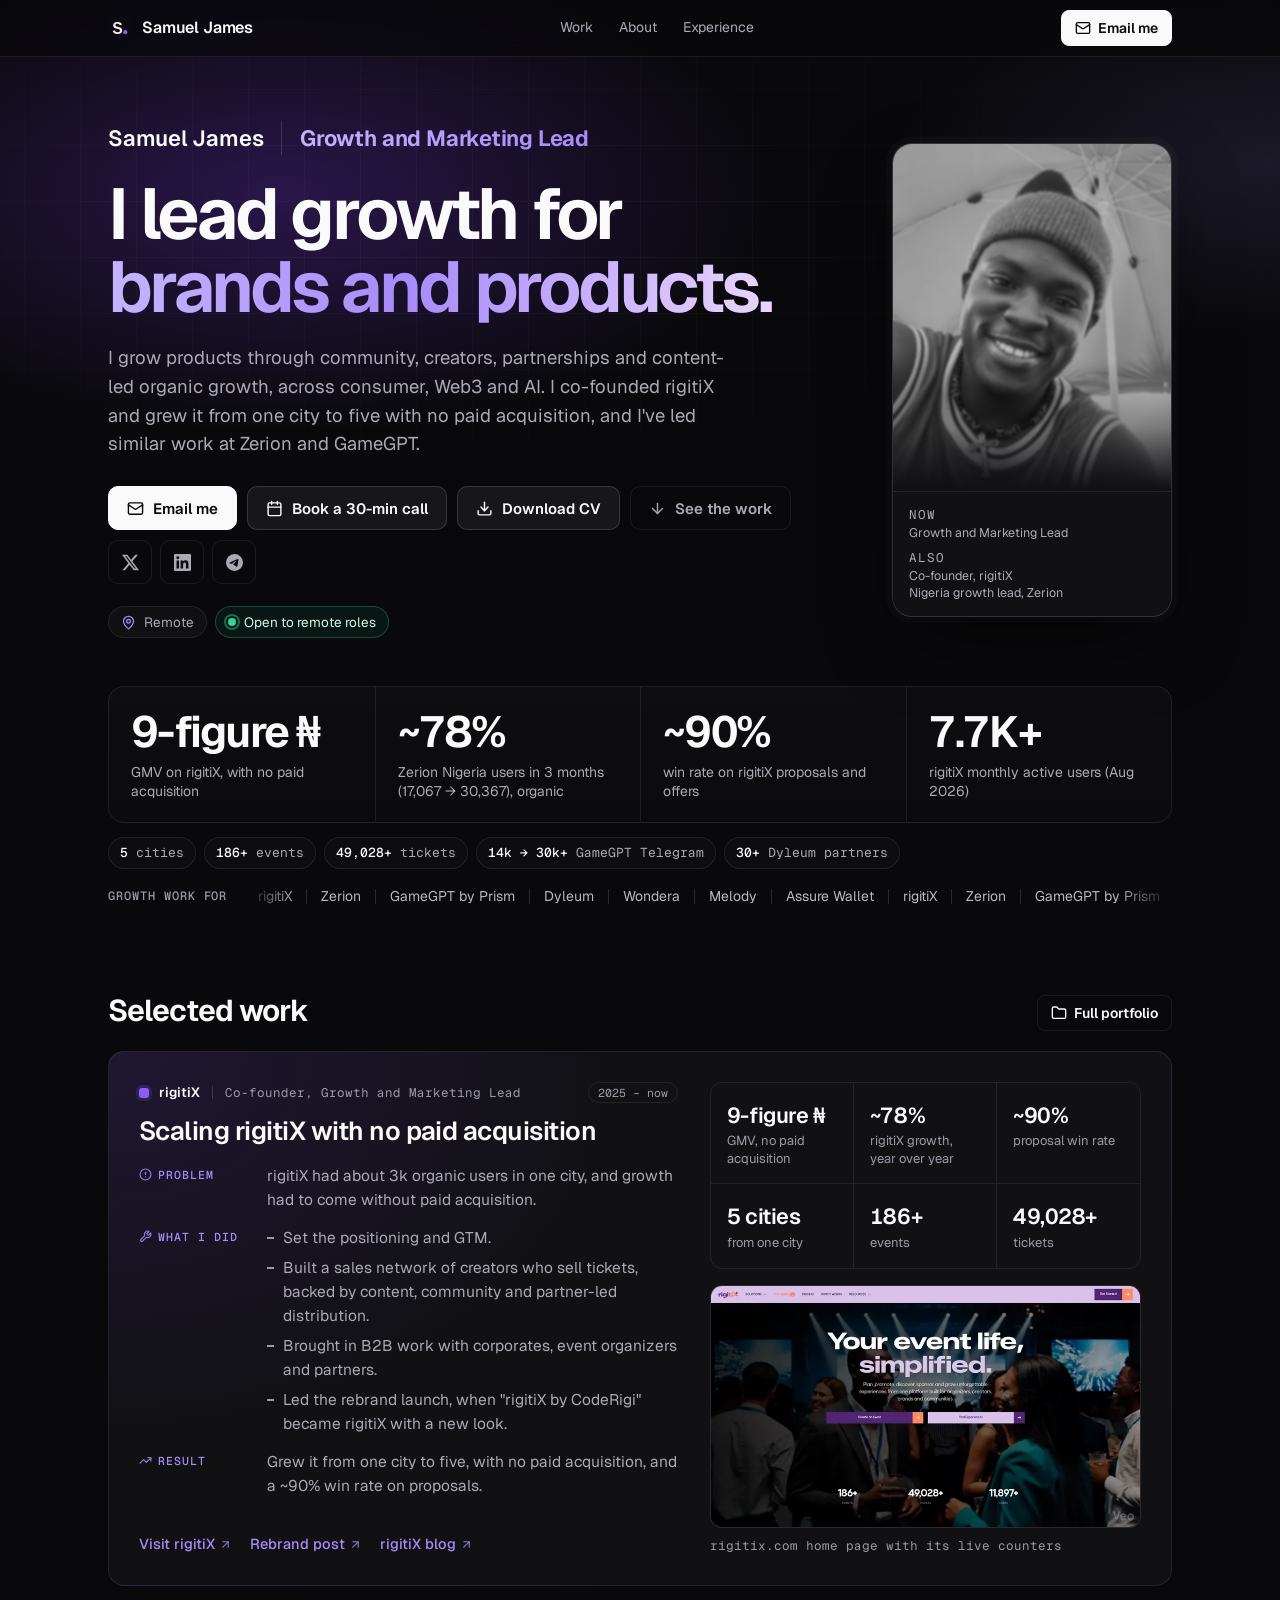
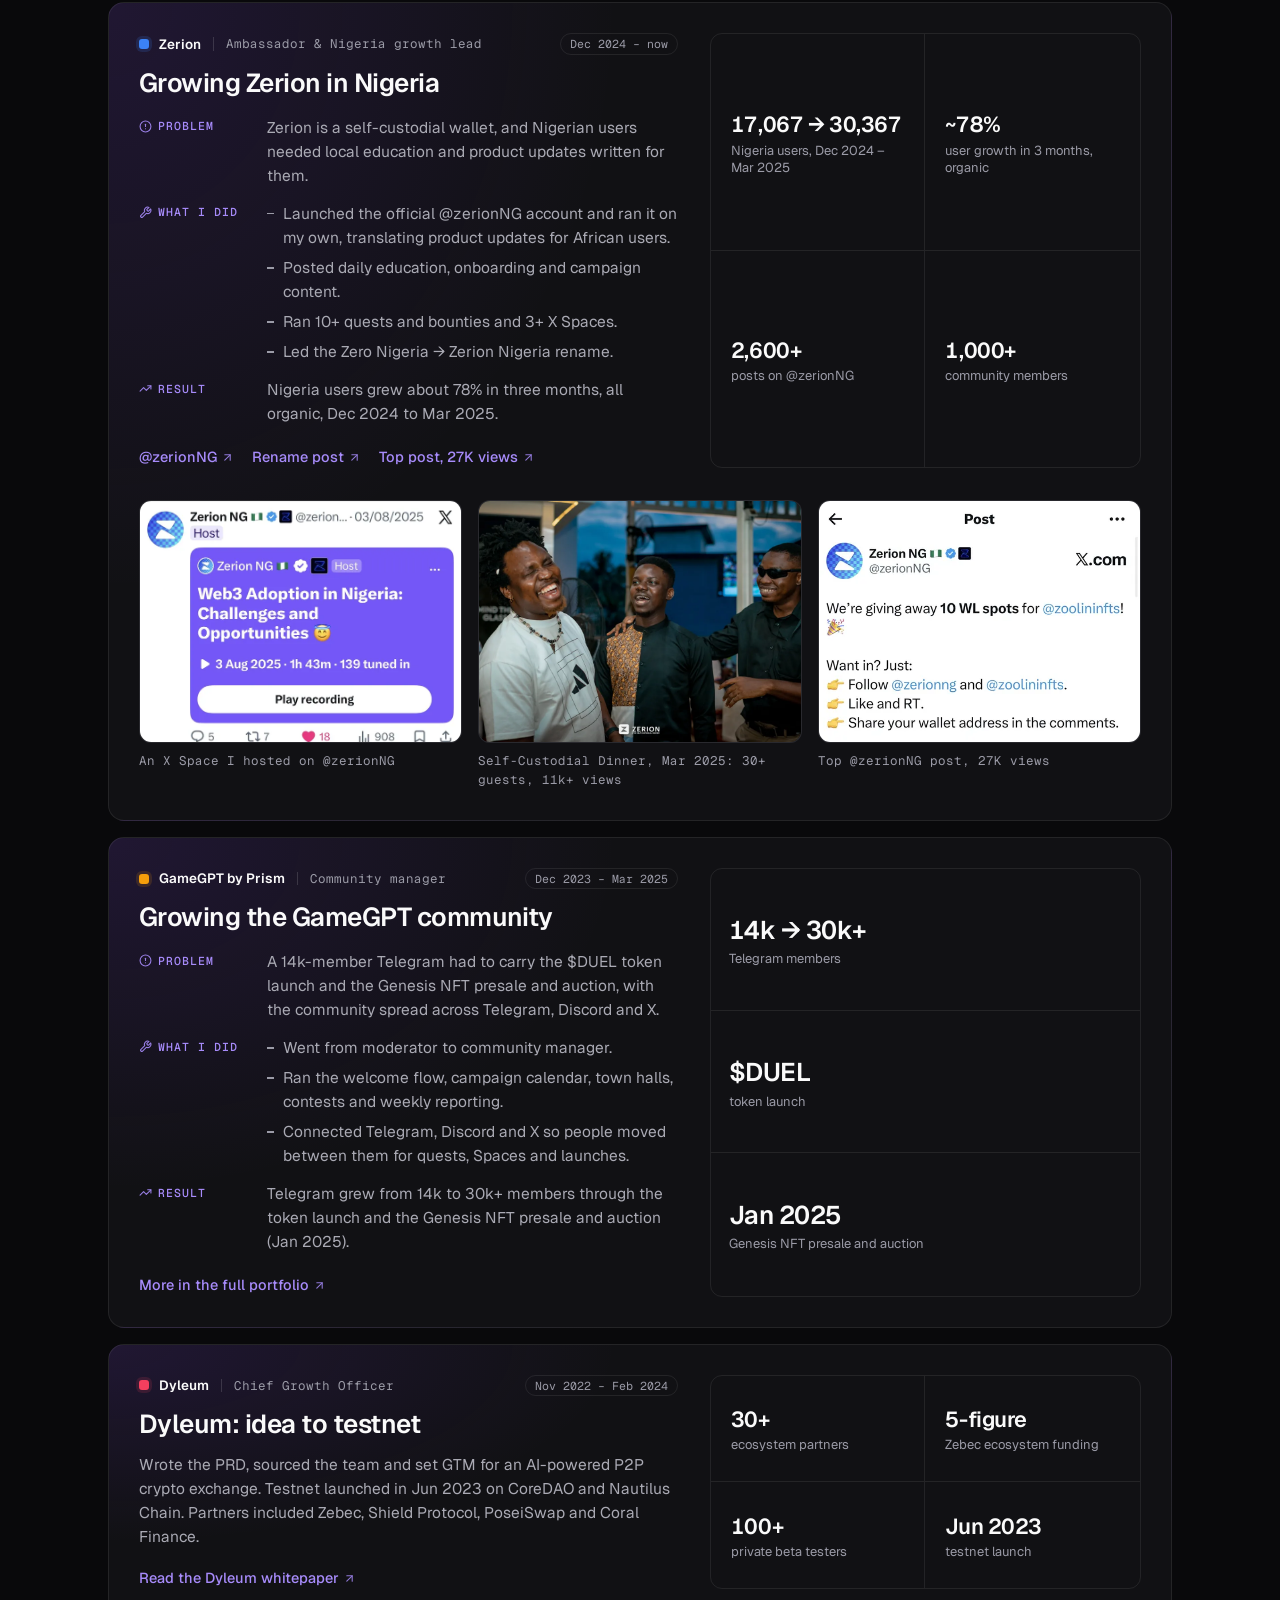
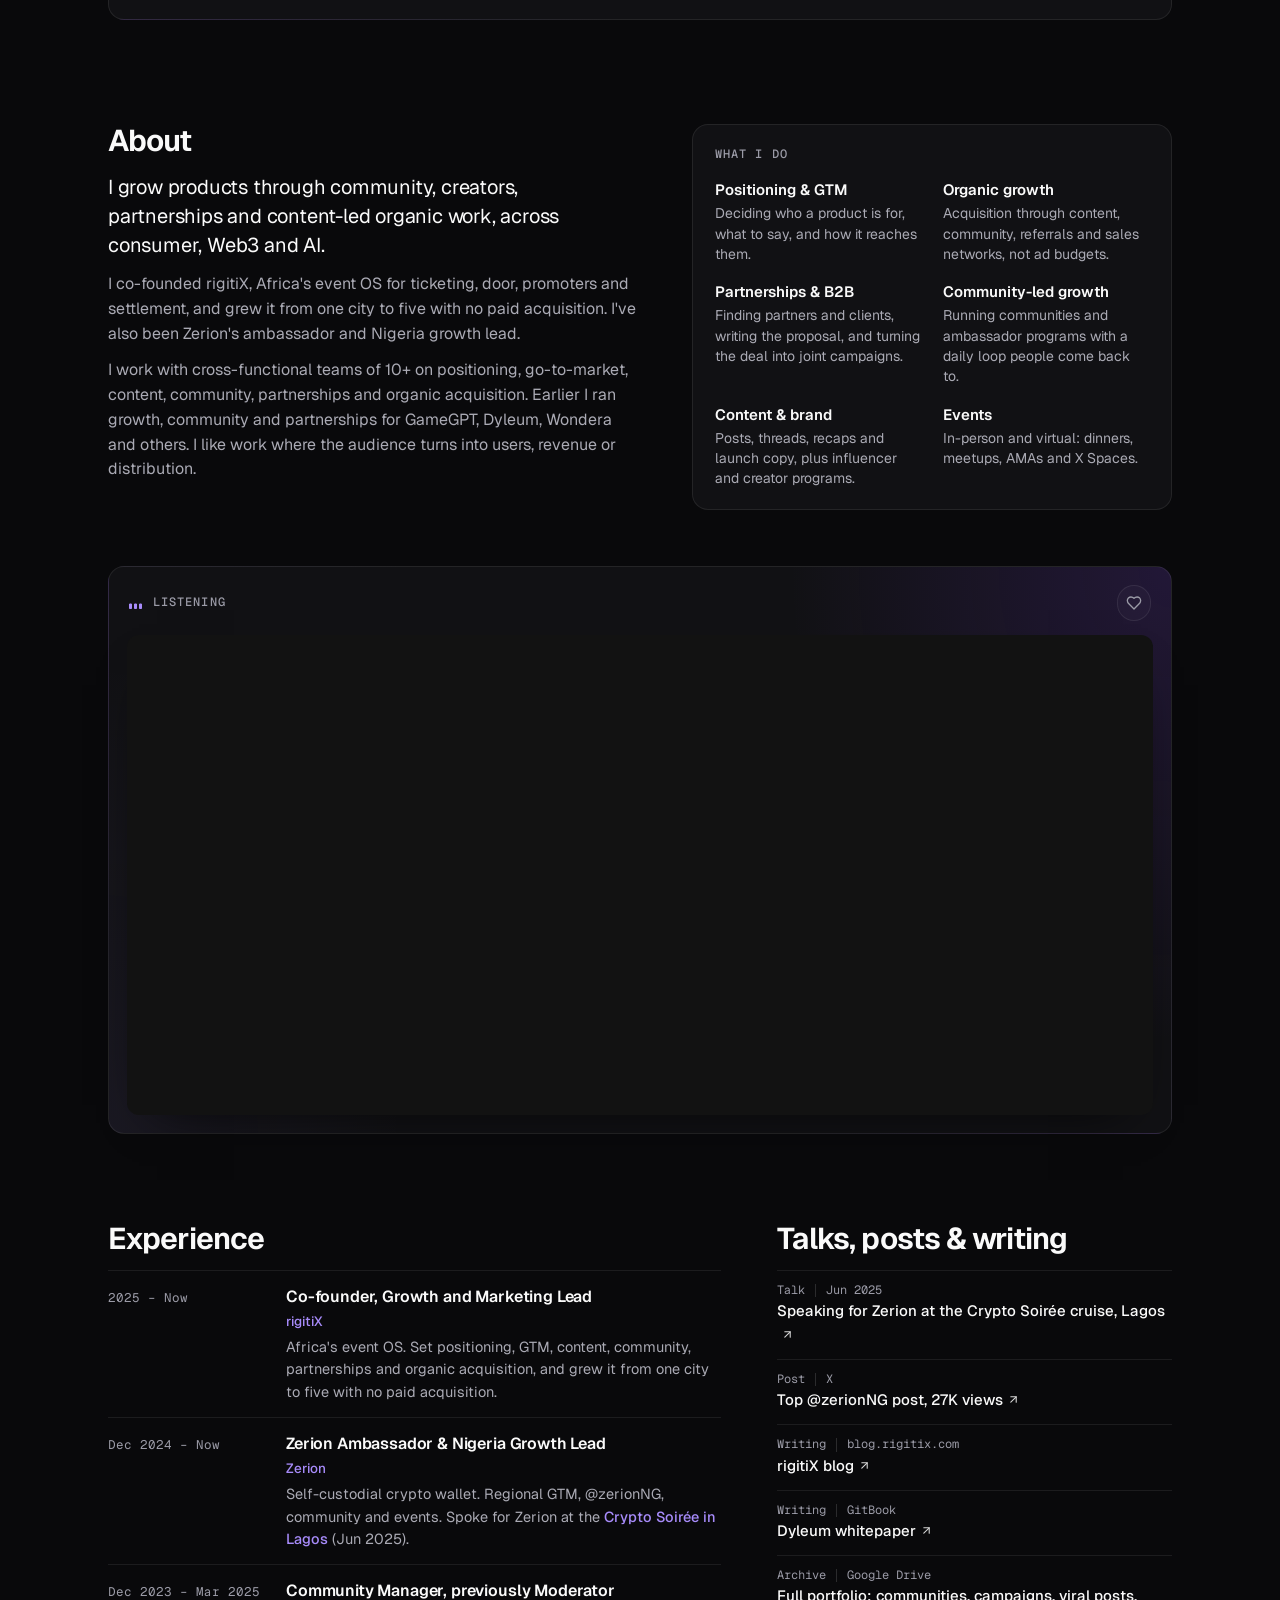
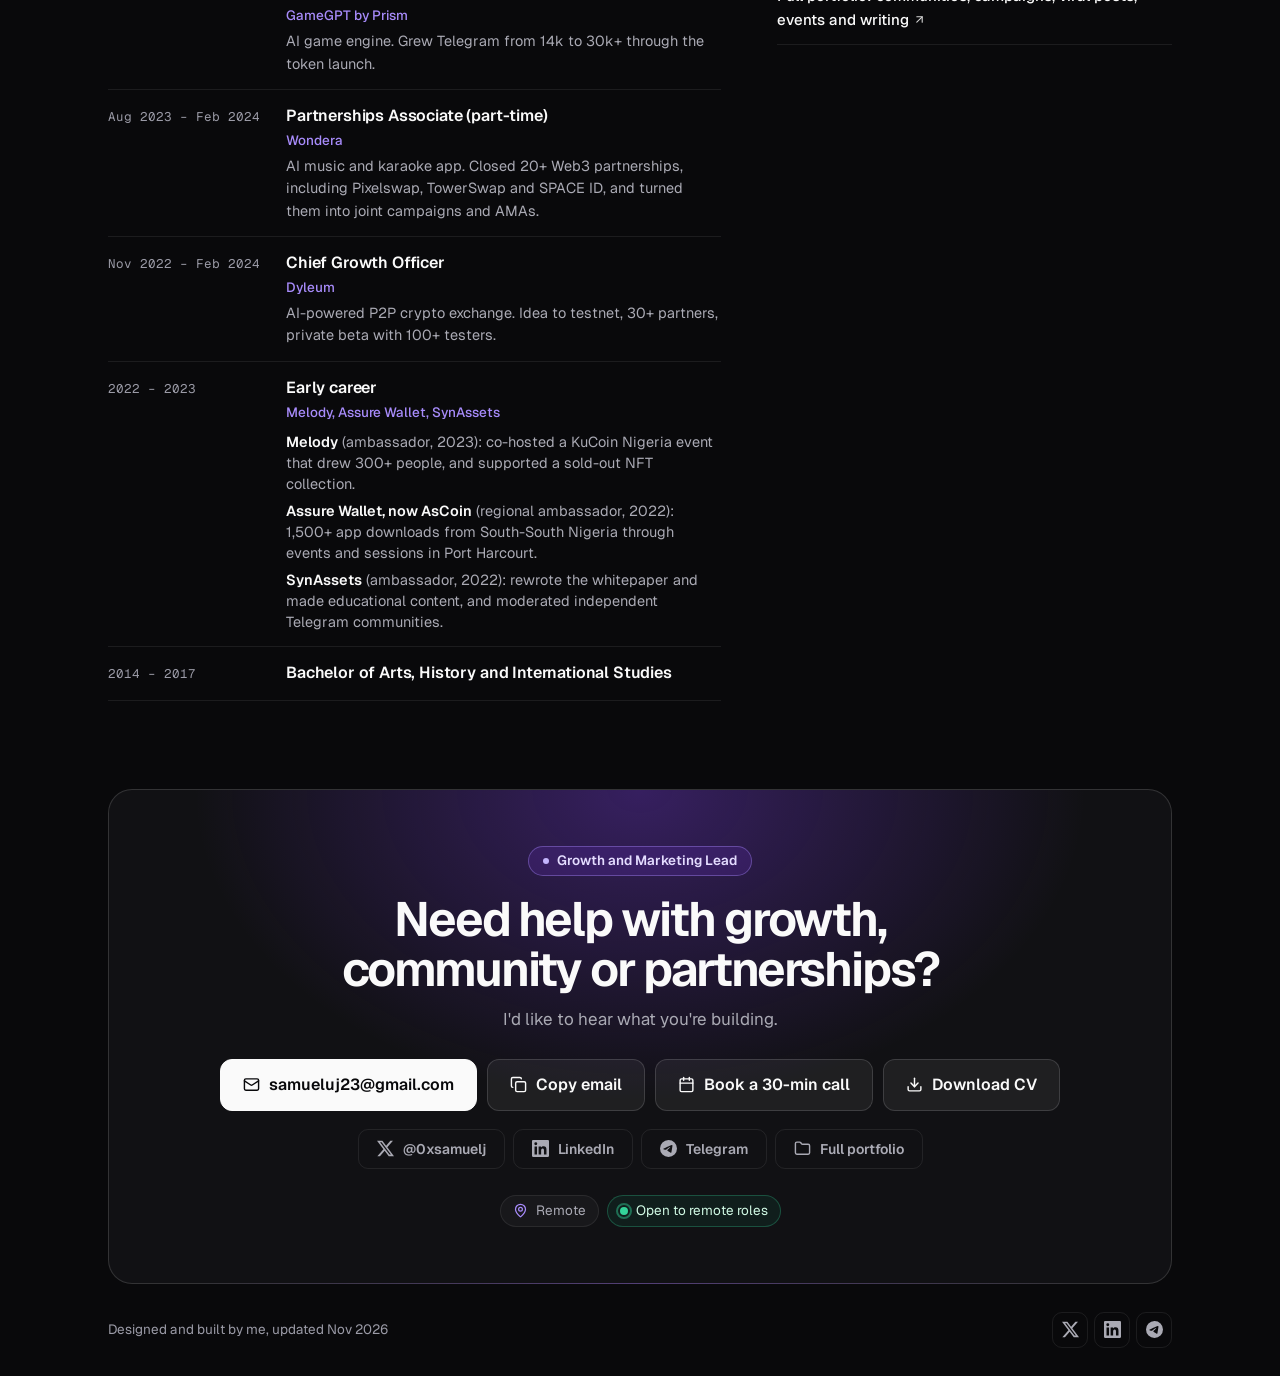
<file: index.html>
<!doctype html>
<html lang="en">
<head>
<meta charset="utf-8">
<meta name="viewport" content="width=device-width, initial-scale=1">
<title>Samuel James, Growth and Marketing Lead</title>
<meta name="description" content="Samuel James is a Growth and Marketing Lead who grows products through community, creators, partnerships and content-led organic growth, across consumer, Web3 and AI. At rigitiX: 186+ events, 49,028+ tickets and 9-figure ₦ GMV, with no paid acquisition.">
<link rel="canonical" href="https://samueluj23.github.io/">
<link rel="alternate" type="text/plain" href="https://samueluj23.github.io/llms.txt" title="llms.txt: this site for AI agents">
<meta name="theme-color" content="#0b0a10">
<meta name="color-scheme" content="dark">
<link rel="icon" href="assets/favicon.svg" type="image/svg+xml">
<link rel="apple-touch-icon" href="assets/apple-touch-icon.png">
<meta property="og:type" content="website">
<meta property="og:site_name" content="Samuel James">
<meta property="og:title" content="Samuel James, Growth and Marketing Lead">
<meta property="og:description" content="Samuel James is a Growth and Marketing Lead who grows products through community, creators, partnerships and content-led organic growth, across consumer, Web3 and AI. At rigitiX: 186+ events, 49,028+ tickets and 9-figure ₦ GMV, with no paid acquisition.">
<meta property="og:url" content="https://samueluj23.github.io/">
<meta property="og:image" content="https://samueluj23.github.io/assets/og.png">
<meta property="og:image:width" content="1200">
<meta property="og:image:height" content="630">
<meta property="og:image:alt" content="Growth and Marketing Lead. I lead growth for brands and products. Samuel James, with his photo and a Remote label.">
<meta name="twitter:card" content="summary_large_image">
<meta name="twitter:site" content="@0xsamuelj">
<meta name="twitter:creator" content="@0xsamuelj">
<meta name="twitter:title" content="Samuel James, Growth and Marketing Lead">
<meta name="twitter:description" content="Samuel James is a Growth and Marketing Lead who grows products through community, creators, partnerships and content-led organic growth, across consumer, Web3 and AI. At rigitiX: 186+ events, 49,028+ tickets and 9-figure ₦ GMV, with no paid acquisition.">
<meta name="twitter:image" content="https://samueluj23.github.io/assets/og.png">
<meta name="twitter:image:alt" content="Samuel James, Growth and Marketing Lead: I lead growth for brands and products.">
<script type="application/ld+json">{"@context":"https://schema.org","@type":"Person","name":"Samuel James","url":"https://samueluj23.github.io/","image":"https://samueluj23.github.io/assets/sam.jpg","jobTitle":"Growth and Marketing Lead","description":"Growth and Marketing Lead. Community, creators, partnerships and content-led organic growth across consumer, Web3 and AI products.","email":"mailto:samueluj23@gmail.com","workLocation":{"@type":"Place","name":"Remote"},"knowsAbout":["community-led growth","partnerships","go-to-market","organic growth","content-led growth","events","Web3","fintech"],"sameAs":["https://x.com/0xsamuelj","https://linkedin.com/in/0xsamj","https://t.me/jsamuelu","https://github.com/samueluj23"]}</script>
<link rel="preconnect" href="https://fonts.googleapis.com">
<link rel="preconnect" href="https://fonts.gstatic.com" crossorigin>
<link href="https://fonts.googleapis.com/css2?family=Geist:wght@400;500;600;700;800&family=Geist+Mono:wght@400;500&display=swap" rel="stylesheet">
<link rel="stylesheet" href="style.css">
</head>
<body>
<svg width="0" height="0" style="position:absolute" aria-hidden="true" focusable="false">
  <defs>
    <symbol id="i-mail" viewBox="0 0 24 24" fill="none" stroke="currentColor" stroke-width="2" stroke-linecap="round" stroke-linejoin="round"><rect width="20" height="16" x="2" y="4" rx="2"/><path d="m22 7-8.97 5.7a1.94 1.94 0 0 1-2.06 0L2 7"/></symbol>
    <symbol id="i-copy" viewBox="0 0 24 24" fill="none" stroke="currentColor" stroke-width="2" stroke-linecap="round" stroke-linejoin="round"><rect width="14" height="14" x="8" y="8" rx="2" ry="2"/><path d="M4 16c-1.1 0-2-.9-2-2V4c0-1.1.9-2 2-2h10c1.1 0 2 .9 2 2"/></symbol>
    <symbol id="i-check" viewBox="0 0 24 24" fill="none" stroke="currentColor" stroke-width="2" stroke-linecap="round" stroke-linejoin="round"><path d="M20 6 9 17l-5-5"/></symbol>
    <symbol id="i-pin" viewBox="0 0 24 24" fill="none" stroke="currentColor" stroke-width="2" stroke-linecap="round" stroke-linejoin="round"><path d="M20 10c0 4.993-5.539 10.193-7.399 11.799a1 1 0 0 1-1.202 0C9.539 20.193 4 14.993 4 10a8 8 0 0 1 16 0"/><circle cx="12" cy="10" r="3"/></symbol>
    <symbol id="i-arrow" viewBox="0 0 24 24" fill="none" stroke="currentColor" stroke-width="2" stroke-linecap="round" stroke-linejoin="round"><path d="M5 12h14"/><path d="m12 5 7 7-7 7"/></symbol>
    <symbol id="i-ext" viewBox="0 0 24 24" fill="none" stroke="currentColor" stroke-width="2" stroke-linecap="round" stroke-linejoin="round"><path d="M7 7h10v10"/><path d="M7 17 17 7"/></symbol>
    <symbol id="i-download" viewBox="0 0 24 24" fill="none" stroke="currentColor" stroke-width="2" stroke-linecap="round" stroke-linejoin="round"><path d="M12 15V3"/><path d="M21 15v4a2 2 0 0 1-2 2H5a2 2 0 0 1-2-2v-4"/><path d="m7 10 5 5 5-5"/></symbol>
    <symbol id="i-cal" viewBox="0 0 24 24" fill="none" stroke="currentColor" stroke-width="2" stroke-linecap="round" stroke-linejoin="round"><path d="M8 2v4"/><path d="M16 2v4"/><rect width="18" height="18" x="3" y="4" rx="2"/><path d="M3 10h18"/></symbol>
    <symbol id="i-arrow-down" viewBox="0 0 24 24" fill="none" stroke="currentColor" stroke-width="2" stroke-linecap="round" stroke-linejoin="round"><path d="M12 5v14"/><path d="m19 12-7 7-7-7"/></symbol>
    <symbol id="i-alert" viewBox="0 0 24 24" fill="none" stroke="currentColor" stroke-width="2" stroke-linecap="round" stroke-linejoin="round"><circle cx="12" cy="12" r="10"/><path d="M12 8v4"/><path d="M12 16h.01"/></symbol>
    <symbol id="i-wrench" viewBox="0 0 24 24" fill="none" stroke="currentColor" stroke-width="2" stroke-linecap="round" stroke-linejoin="round"><path d="M14.7 6.3a1 1 0 0 0 0 1.4l1.6 1.6a1 1 0 0 0 1.4 0l3.77-3.77a6 6 0 0 1-7.94 7.94l-6.91 6.91a2.12 2.12 0 0 1-3-3l6.91-6.91a6 6 0 0 1 7.94-7.94l-3.76 3.76z"/></symbol>
    <symbol id="i-trend" viewBox="0 0 24 24" fill="none" stroke="currentColor" stroke-width="2" stroke-linecap="round" stroke-linejoin="round"><path d="M22 7 13.5 15.5 8.5 10.5 2 17"/><path d="M16 7h6v6"/></symbol>
    <symbol id="i-folder" viewBox="0 0 24 24" fill="none" stroke="currentColor" stroke-width="2" stroke-linecap="round" stroke-linejoin="round"><path d="M20 20a2 2 0 0 0 2-2V8a2 2 0 0 0-2-2h-7.9a2 2 0 0 1-1.69-.9L9.6 3.9A2 2 0 0 0 7.93 3H4a2 2 0 0 0-2 2v13a2 2 0 0 0 2 2Z"/></symbol>
    <symbol id="i-x" viewBox="0 0 24 24" fill="currentColor"><path d="M18.901 1.153h3.68l-8.04 9.19L24 22.846h-7.406l-5.8-7.584-6.638 7.584H.474l8.6-9.83L0 1.154h7.594l5.243 6.932ZM17.61 20.644h2.039L6.486 3.24H4.298Z"/></symbol>
    <symbol id="i-linkedin" viewBox="0 0 24 24" fill="currentColor"><path d="M20.447 20.452h-3.554v-5.569c0-1.328-.027-3.037-1.852-3.037-1.853 0-2.136 1.445-2.136 2.939v5.667H9.351V9h3.414v1.561h.046c.477-.9 1.637-1.85 3.37-1.85 3.601 0 4.267 2.37 4.267 5.455v6.286zM5.337 7.433a2.062 2.062 0 1 1 0-4.125 2.062 2.062 0 0 1 0 4.125zM7.119 20.452H3.555V9h3.564v11.452zM22.225 0H1.771C.792 0 0 .774 0 1.729v20.542C0 23.227.792 24 1.771 24h20.451C23.2 24 24 23.227 24 22.271V1.729C24 .774 23.2 0 22.222 0h.003z"/></symbol>
    <symbol id="i-telegram" viewBox="0 0 24 24" fill="currentColor"><path d="M11.944 0A12 12 0 0 0 0 12a12 12 0 0 0 12 12 12 12 0 0 0 12-12A12 12 0 0 0 12 0a12 12 0 0 0-.056 0zm4.962 7.224c.1-.002.321.023.465.14a.506.506 0 0 1 .171.325c.016.093.036.306.02.472-.18 1.898-.962 6.502-1.36 8.627-.168.9-.499 1.201-.82 1.23-.696.065-1.225-.46-1.9-.902-1.056-.693-1.653-1.124-2.678-1.8-1.185-.78-.417-1.21.258-1.91.177-.184 3.247-2.977 3.307-3.23.007-.032.014-.15-.056-.212s-.174-.041-.249-.024c-.106.024-1.793 1.14-5.061 3.345-.48.33-.913.49-1.302.48-.428-.008-1.252-.241-1.865-.44-.752-.245-1.349-.374-1.297-.789.027-.216.325-.437.893-.663 3.498-1.524 5.83-2.529 6.998-3.014 3.332-1.386 4.025-1.627 4.476-1.635z"/></symbol>
  </defs>
</svg>
<a class="skip" href="#top">Skip to content</a>
<header class="nav">
  <div class="nav-in">
    <a href="#top" class="brand"><img src="assets/favicon.svg" alt="" width="24" height="24"><span>Samuel James</span></a>
    <nav aria-label="Sections">
      <a href="#work">Work</a>
      <a href="#about">About</a>
      <a href="#experience">Experience</a>
    </nav>
    <a href="mailto:samueluj23@gmail.com" class="btn btn-sm btn-primary" data-goatcounter-click="email-link" data-goatcounter-title="Email me"><svg class="ic" aria-hidden="true" focusable="false"><use href="#i-mail"/></svg><span>Email me</span></a>
  </div>
</header>

<main id="top">
  <section class="hero wrap">
    <div class="hero-copy">
      <div class="ident">
        <img class="ident-avatar" src="assets/sam-avatar.webp" alt="" width="192" height="192" decoding="async">
        <div class="ident-text">
          <p class="ident-name">Samuel James</p>
          <p class="ident-role">Growth and Marketing Lead</p>
        </div>
      </div>
      <h1>I lead growth for <span class="hl">brands and products.</span></h1>
      <p class="lede">I grow products through community, creators, partnerships and content-led organic growth, across consumer, Web3 and AI. I co-founded rigitiX and grew it from one city to five with no paid acquisition, and I've led similar work at Zerion and GameGPT.</p>
      <div class="cta">
        <a href="mailto:samueluj23@gmail.com" class="btn btn-primary" data-goatcounter-click="email-link" data-goatcounter-title="Email me"><svg class="ic" aria-hidden="true" focusable="false"><use href="#i-mail"/></svg><span>Email me</span></a>
        <a href="https://calendar.google.com/calendar/appointments/schedules/AcZssZ3tzp29aX2uDe4lPZaIpHY0dWYylM95HyUyIu0DADQUvQBkM0Bsm6MQ3HSSCu0JuOGYfNp--xUt?gv=true" class="btn btn-secondary" target="_blank" rel="noopener" data-goatcounter-click="book-call" data-goatcounter-title="Book a 30-min call"><svg class="ic" aria-hidden="true" focusable="false"><use href="#i-cal"/></svg><span>Book a 30-min call</span></a>
        <a href="cv.pdf" class="btn btn-secondary" download="Samuel-James-CV.pdf" data-goatcounter-click="download-cv" data-goatcounter-title="Download CV"><svg class="ic" aria-hidden="true" focusable="false"><use href="#i-download"/></svg><span>Download CV</span></a>
        <a href="#work" class="btn btn-ghost"><svg class="ic" aria-hidden="true" focusable="false"><use href="#i-arrow-down"/></svg><span>See the work</span></a>
        <div class="cta-social">
          <a class="btn btn-icon" href="https://x.com/0xsamuelj" target="_blank" rel="noopener" aria-label="X (@0xsamuelj)" data-goatcounter-click="x-profile" data-goatcounter-title="X profile"><svg class="ic" aria-hidden="true" focusable="false"><use href="#i-x"/></svg></a>
          <a class="btn btn-icon" href="https://linkedin.com/in/0xsamj" target="_blank" rel="noopener" aria-label="LinkedIn" data-goatcounter-click="linkedin" data-goatcounter-title="LinkedIn"><svg class="ic" aria-hidden="true" focusable="false"><use href="#i-linkedin"/></svg></a>
          <a class="btn btn-icon" href="https://t.me/jsamuelu" target="_blank" rel="noopener" aria-label="Telegram" data-goatcounter-click="telegram" data-goatcounter-title="Telegram"><svg class="ic" aria-hidden="true" focusable="false"><use href="#i-telegram"/></svg></a>
        </div>
      </div>
      <ul class="where" aria-label="Location and availability">
        <li class="chip"><svg class="ic ic-sm" aria-hidden="true" focusable="false"><use href="#i-pin"/></svg><span>Remote</span></li>
        <li class="chip chip-live"><span class="pulse" aria-hidden="true"></span><span>Open to remote roles</span></li>
      </ul>
    </div>
    <figure class="hero-photo">
      <img src="assets/sam.jpg" srcset="assets/sam-560.webp 560w, assets/sam-800.webp 800w" sizes="(max-width:960px) 220px, 280px" alt="Samuel James smiling in a knit beanie, black-and-white photo" width="800" height="1000" fetchpriority="high" decoding="async">
      <figcaption>
        <span class="fc-row"><span class="fc-k">Now</span><span>Growth and Marketing Lead</span></span>
        <span class="fc-row"><span class="fc-k">Also</span><span>Co-founder, rigitiX<br>Nigeria growth lead, Zerion</span></span>
      </figcaption>
    </figure>
  </section>

  <section id="proof" class="proof wrap" aria-label="Selected results">
    <div class="kpis">
      <div class="kpi"><b>9-figure ₦</b><span>GMV on rigitiX, with no paid acquisition</span></div>
      <div class="kpi"><b>~78%</b><span>Zerion Nigeria users in 3 months (17,067 → 30,367), organic</span></div>
      <div class="kpi"><b>~90%</b><span>win rate on rigitiX proposals and offers</span></div>
      <div class="kpi"><b>7.7K+</b><span>rigitiX monthly active users (Aug 2026)</span></div>
    </div>
    <ul class="minor">
      <li><b>5</b> cities</li><li><b>186+</b> events</li><li><b>49,028+</b> tickets</li><li><b>14k → 30k+</b> GameGPT Telegram</li><li><b>30+</b> Dyleum partners</li>
    </ul>
    <div class="logos">
      <span class="eyebrow">Growth work for</span>
      <ul><li>rigitiX</li><li>Zerion</li><li>GameGPT by Prism</li><li>Dyleum</li><li>Wondera</li><li>Melody</li><li>Assure Wallet</li></ul>
    </div>
  </section>

  <section id="work" class="work wrap">
    <div class="sec-head">
      <h2>Selected work</h2>
      <a class="btn btn-ghost btn-sm" href="https://drive.google.com/drive/folders/1dykmQtP5Xe4co38ocRg9iVThxiWTGFTE" target="_blank" rel="noopener" data-goatcounter-click="drive-portfolio" data-goatcounter-title="Full portfolio"><svg class="ic" aria-hidden="true" focusable="false"><use href="#i-folder"/></svg><span>Full portfolio</span></a>
    </div>

    <article class="case case-feature reveal" id="rigitix">
      <div class="case-main">
        <p class="meta"><span class="sw sw1" aria-hidden="true"></span><span class="m-co">rigitiX</span><span class="m-role">Co-founder, Growth and Marketing Lead</span><span class="m-date">2025 – now</span></p>
        <h3>Scaling rigitiX with no paid acquisition</h3>
        <dl class="par">
          <div><dt><svg class="ic ic-dt" aria-hidden="true" focusable="false"><use href="#i-alert"/></svg>Problem</dt><dd>rigitiX had about 3k organic users in one city, and growth had to come without paid acquisition.</dd></div>
          <div><dt><svg class="ic ic-dt" aria-hidden="true" focusable="false"><use href="#i-wrench"/></svg>What I did</dt><dd><ul>
            <li>Set the positioning and GTM.</li>
            <li>Built a sales network of creators who sell tickets, backed by content, community and partner-led distribution.</li>
            <li>Brought in B2B work with corporates, event organizers and partners.</li>
            <li>Led the rebrand launch, when "rigitiX by CodeRigi" became rigitiX with a new look.</li>
          </ul></dd></div>
          <div><dt><svg class="ic ic-dt" aria-hidden="true" focusable="false"><use href="#i-trend"/></svg>Result</dt><dd>Grew it from one city to five, with no paid acquisition, and a ~90% win rate on proposals.</dd></div>
        </dl>
        <div class="links"><a href="https://rigitix.com" target="_blank" rel="noopener" data-goatcounter-click="out-rigitix" data-goatcounter-title="Visit rigitiX">Visit rigitiX<svg class="ic ic-xs" aria-hidden="true" focusable="false"><use href="#i-ext"/></svg></a><a href="https://x.com/rigitix/status/2015772869599334553" target="_blank" rel="noopener" data-goatcounter-click="out-rigitix-rebrand" data-goatcounter-title="rigitiX rebrand post">Rebrand post<svg class="ic ic-xs" aria-hidden="true" focusable="false"><use href="#i-ext"/></svg></a><a href="https://blog.rigitix.com" target="_blank" rel="noopener" data-goatcounter-click="out-rigitix-blog" data-goatcounter-title="rigitiX blog">rigitiX blog<svg class="ic ic-xs" aria-hidden="true" focusable="false"><use href="#i-ext"/></svg></a></div>
      </div>
      <div class="case-side">
        <ul class="stats">
          <li><b>9-figure ₦</b><span>GMV, no paid acquisition</span></li>
          <li><b>~78%</b><span>rigitiX growth, year over year</span></li>
          <li><b>~90%</b><span>proposal win rate</span></li>
          <li><b>5 cities</b><span>from one city</span></li>
          <li><b>186+</b><span>events</span></li>
          <li><b>49,028+</b><span>tickets</span></li>
        </ul>
        <figure class="shot">
          <a class="shot-link" href="https://rigitix.com" target="_blank" rel="noopener" data-goatcounter-click="out-rigitix" data-goatcounter-title="Visit rigitiX">
            <img src="assets/work/rigitix-home.webp" srcset="assets/work/rigitix-home-800.webp 800w, assets/work/rigitix-home.webp 1200w" sizes="(max-width:720px) 100vw, 600px" alt="The rigitiX home page, showing its live counters for events, tickets and users" width="1200" height="675" loading="lazy" decoding="async">
          </a>
          <figcaption>rigitix.com home page with its live counters</figcaption>
        </figure>
      </div>
    </article>

    <article class="case case-feature reveal" id="zerion">
      <div class="case-main">
        <p class="meta"><span class="sw sw2" aria-hidden="true"></span><span class="m-co">Zerion</span><span class="m-role">Ambassador &amp; Nigeria growth lead</span><span class="m-date">Dec 2024 – now</span></p>
        <h3>Growing Zerion in Nigeria</h3>
        <dl class="par">
          <div><dt><svg class="ic ic-dt" aria-hidden="true" focusable="false"><use href="#i-alert"/></svg>Problem</dt><dd>Zerion is a self-custodial wallet, and Nigerian users needed local education and product updates written for them.</dd></div>
          <div><dt><svg class="ic ic-dt" aria-hidden="true" focusable="false"><use href="#i-wrench"/></svg>What I did</dt><dd><ul>
            <li>Launched the official @zerionNG account and ran it on my own, translating product updates for African users.</li>
            <li>Posted daily education, onboarding and campaign content.</li>
            <li>Ran 10+ quests and bounties and 3+ X Spaces.</li>
            <li>Led the Zero Nigeria → Zerion Nigeria rename.</li>
          </ul></dd></div>
          <div><dt><svg class="ic ic-dt" aria-hidden="true" focusable="false"><use href="#i-trend"/></svg>Result</dt><dd>Nigeria users grew about 78% in three months, all organic, Dec 2024 to Mar 2025.</dd></div>
        </dl>
        <div class="links"><a href="https://x.com/zerionNG" target="_blank" rel="noopener" data-goatcounter-click="out-zerionng" data-goatcounter-title="@zerionNG">@zerionNG<svg class="ic ic-xs" aria-hidden="true" focusable="false"><use href="#i-ext"/></svg></a><a href="https://x.com/zerionNG/status/1889740948655186103" target="_blank" rel="noopener" data-goatcounter-click="out-zerion-rename" data-goatcounter-title="Zerion rename post">Rename post<svg class="ic ic-xs" aria-hidden="true" focusable="false"><use href="#i-ext"/></svg></a><a href="https://x.com/zerionng/status/1912814443076944144" target="_blank" rel="noopener" data-goatcounter-click="out-zerion-top-post" data-goatcounter-title="Zerion top post">Top post, 27K views<svg class="ic ic-xs" aria-hidden="true" focusable="false"><use href="#i-ext"/></svg></a></div>
      </div>
      <div class="case-side">
        <ul class="stats">
          <li><b>17,067 → 30,367</b><span>Nigeria users, Dec 2024 – Mar 2025</span></li>
          <li><b>~78%</b><span>user growth in 3 months, organic</span></li>
          <li><b>2,600+</b><span>posts on @zerionNG</span></li>
          <li><b>1,000+</b><span>community members</span></li>
        </ul>
      </div>
      <div class="shots shots-row">
        <figure class="shot">
          <img src="assets/work/zerion-space.webp" alt="An X Space hosted by @zerionNG on 3 Aug 2025: Web3 Adoption in Nigeria, Challenges and Opportunities" width="720" height="561" loading="lazy" decoding="async">
          <figcaption>An X Space I hosted on @zerionNG</figcaption>
        </figure>
        <figure class="shot">
          <a class="shot-link" href="https://x.com/zerionNG/status/1905589193012593073" target="_blank" rel="noopener" data-goatcounter-click="out-zerion-dinner-recap" data-goatcounter-title="Zerion dinner recap">
            <img src="assets/work/zerion-dinner.webp" alt="Guests laughing together at Zerion's Self-Custodial Dinner in March 2025, from the @zerionNG recap post" width="960" height="720" loading="lazy" decoding="async">
          </a>
          <figcaption>Self-Custodial Dinner, Mar 2025: 30+ guests, 11k+ views</figcaption>
        </figure>
        <figure class="shot">
          <a class="shot-link" href="https://x.com/zerionng/status/1912814443076944144" target="_blank" rel="noopener" data-goatcounter-click="out-zerion-top-post" data-goatcounter-title="Zerion top post">
            <img src="assets/work/zerion-top-post.webp" alt="A @zerionNG giveaway post on X from April 2025 with 27K views" width="560" height="938" loading="lazy" decoding="async">
          </a>
          <figcaption>Top @zerionNG post, 27K views</figcaption>
        </figure>
      </div>
    </article>

    <article class="case case-feature reveal" id="gamegpt">
      <div class="case-main">
        <p class="meta"><span class="sw sw4" aria-hidden="true"></span><span class="m-co">GameGPT by Prism</span><span class="m-role">Community manager</span><span class="m-date">Dec 2023 – Mar 2025</span></p>
        <h3>Growing the GameGPT community</h3>
        <dl class="par">
          <div><dt><svg class="ic ic-dt" aria-hidden="true" focusable="false"><use href="#i-alert"/></svg>Problem</dt><dd>A 14k-member Telegram had to carry the $DUEL token launch and the Genesis NFT presale and auction, with the community spread across Telegram, Discord and X.</dd></div>
          <div><dt><svg class="ic ic-dt" aria-hidden="true" focusable="false"><use href="#i-wrench"/></svg>What I did</dt><dd><ul>
            <li>Went from moderator to community manager.</li>
            <li>Ran the welcome flow, campaign calendar, town halls, contests and weekly reporting.</li>
            <li>Connected Telegram, Discord and X so people moved between them for quests, Spaces and launches.</li>
          </ul></dd></div>
          <div><dt><svg class="ic ic-dt" aria-hidden="true" focusable="false"><use href="#i-trend"/></svg>Result</dt><dd>Telegram grew from 14k to 30k+ members through the token launch and the Genesis NFT presale and auction (Jan 2025).</dd></div>
        </dl>
        <div class="links"><a href="https://drive.google.com/drive/folders/1dykmQtP5Xe4co38ocRg9iVThxiWTGFTE" target="_blank" rel="noopener" data-goatcounter-click="drive-portfolio" data-goatcounter-title="Full portfolio">More in the full portfolio<svg class="ic ic-xs" aria-hidden="true" focusable="false"><use href="#i-ext"/></svg></a></div>
      </div>
      <div class="case-side">
        <ul class="stats">
          <li><b>14k → 30k+</b><span>Telegram members</span></li>
          <li><b>$DUEL</b><span>token launch</span></li>
          <li><b>Jan 2025</b><span>Genesis NFT presale and auction</span></li>
        </ul>
      </div>
    </article>

    <article class="case case-feature reveal" id="dyleum">
      <div class="case-main">
        <p class="meta"><span class="sw sw5" aria-hidden="true"></span><span class="m-co">Dyleum</span><span class="m-role">Chief Growth Officer</span><span class="m-date">Nov 2022 – Feb 2024</span></p>
        <h3>Dyleum: idea to testnet</h3>
        <p>Wrote the PRD, sourced the team and set GTM for an AI-powered P2P crypto exchange. Testnet launched in Jun 2023 on CoreDAO and Nautilus Chain. Partners included Zebec, Shield Protocol, PoseiSwap and Coral Finance.</p>
        <div class="links"><a href="https://dyleum.gitbook.io/whitepaper" target="_blank" rel="noopener" data-goatcounter-click="out-dyleum-whitepaper" data-goatcounter-title="Dyleum whitepaper">Read the Dyleum whitepaper<svg class="ic ic-xs" aria-hidden="true" focusable="false"><use href="#i-ext"/></svg></a></div>
      </div>
      <div class="case-side">
        <ul class="stats">
          <li><b>30+</b><span>ecosystem partners</span></li>
          <li><b>5-figure</b><span>Zebec ecosystem funding</span></li>
          <li><b>100+</b><span>private beta testers</span></li>
          <li><b>Jun 2023</b><span>testnet launch</span></li>
        </ul>
      </div>
    </article>
  </section>

  <section id="about" class="about wrap">
    <div class="about-copy">
      <h2>About</h2>
      <p class="big">I grow products through community, creators, partnerships and content-led organic work, across consumer, Web3 and AI.</p>
      <p>I co-founded rigitiX, Africa's event OS for ticketing, door, promoters and settlement, and grew it from one city to five with no paid acquisition. I've also been Zerion's ambassador and Nigeria growth lead.</p>
      <p>I work with cross-functional teams of 10+ on positioning, go-to-market, content, community, partnerships and organic acquisition. Earlier I ran growth, community and partnerships for GameGPT, Dyleum, Wondera and others. I like work where the audience turns into users, revenue or distribution.</p>
    </div>
    <div class="skills">
      <h3 class="eyebrow">What I do</h3>
      <dl>
        <div><dt>Positioning &amp; GTM</dt><dd>Deciding who a product is for, what to say, and how it reaches them.</dd></div>
        <div><dt>Organic growth</dt><dd>Acquisition through content, community, referrals and sales networks, not ad budgets.</dd></div>
        <div><dt>Partnerships &amp; B2B</dt><dd>Finding partners and clients, writing the proposal, and turning the deal into joint campaigns.</dd></div>
        <div><dt>Community-led growth</dt><dd>Running communities and ambassador programs with a daily loop people come back to.</dd></div>
        <div><dt>Content &amp; brand</dt><dd>Posts, threads, recaps and launch copy, plus influencer and creator programs.</dd></div>
        <div><dt>Events</dt><dd>In-person and virtual: dinners, meetups, AMAs and X Spaces.</dd></div>
      </dl>
    </div>
    <div class="listening">
      <div class="listening-head">
        <div class="listening-title"><span class="eq" aria-hidden="true"><i></i><i></i><i></i></span><h3 class="eyebrow">Listening</h3></div>
        <button type="button" class="listening-like" id="listening-like" aria-pressed="false" aria-label="Like this playlist">
          <svg class="listening-like-heart" viewBox="0 0 24 24" aria-hidden="true" focusable="false"><path d="M19 14c1.49-1.46 3-3.21 3-5.5A5.5 5.5 0 0 0 16.5 3c-1.76 0-3 .5-4.5 2-1.5-1.5-2.74-2-4.5-2A5.5 5.5 0 0 0 2 8.5c0 2.3 1.5 4.05 3 5.5l7 7Z" fill="none" stroke="currentColor" stroke-width="2" stroke-linecap="round" stroke-linejoin="round"/></svg>
          <span class="listening-like-count" aria-hidden="true"></span>
        </button>
      </div>
      <iframe title="Spotify playlist: Rave Days" src="https://open.spotify.com/embed/playlist/7BA1cBLmSWPJGLB5mNm7f2?utm_source=generator&amp;theme=0" width="100%" height="480" frameborder="0" allow="autoplay; clipboard-write; encrypted-media; fullscreen; picture-in-picture" allowfullscreen loading="lazy"></iframe>
    </div>
  </section>

  <section id="experience" class="exp wrap">
    <div class="exp-col">
      <h2>Experience</h2>
      <ol class="timeline">
        <li><span class="when">2025 – Now</span><div><h3>Co-founder, Growth and Marketing Lead</h3><p class="t-co">rigitiX</p><p>Africa's event OS. Set positioning, GTM, content, community, partnerships and organic acquisition, and grew it from one city to five with no paid acquisition.</p></div></li>
        <li><span class="when">Dec 2024 – Now</span><div><h3>Zerion Ambassador &amp; Nigeria Growth Lead</h3><p class="t-co">Zerion</p><p>Self-custodial crypto wallet. Regional GTM, @zerionNG, community and events. Spoke for Zerion at the <a href="https://x.com/Darrator/status/1938235339056857150" target="_blank" rel="noopener" data-goatcounter-click="out-crypto-soiree" data-goatcounter-title="Crypto Soirée talk">Crypto Soirée in Lagos</a> (Jun 2025).</p></div></li>
        <li><span class="when">Dec 2023 – Mar 2025</span><div><h3>Community Manager, previously Moderator</h3><p class="t-co">GameGPT by Prism</p><p>AI game engine. Grew Telegram from 14k to 30k+ through the token launch.</p></div></li>
        <li><span class="when">Aug 2023 – Feb 2024</span><div><h3>Partnerships Associate (part-time)</h3><p class="t-co">Wondera</p><p>AI music and karaoke app. Closed 20+ Web3 partnerships, including Pixelswap, TowerSwap and SPACE ID, and turned them into joint campaigns and AMAs.</p></div></li>
        <li><span class="when">Nov 2022 – Feb 2024</span><div><h3>Chief Growth Officer</h3><p class="t-co">Dyleum</p><p>AI-powered P2P crypto exchange. Idea to testnet, 30+ partners, private beta with 100+ testers.</p></div></li>
        <li><span class="when">2022 – 2023</span><div><h3>Early career</h3><p class="t-co">Melody, Assure Wallet, SynAssets</p>
          <ul class="early">
            <li><b>Melody</b> (ambassador, 2023): co-hosted a KuCoin Nigeria event that drew 300+ people, and supported a sold-out NFT collection.</li>
            <li><b>Assure Wallet, now AsCoin</b> (regional ambassador, 2022): 1,500+ app downloads from South-South Nigeria through events and sessions in Port Harcourt.</li>
            <li><b>SynAssets</b> (ambassador, 2022): rewrote the whitepaper and made educational content, and moderated independent Telegram communities.</li>
          </ul>
        </div></li>
        <li><span class="when">2014 – 2017</span><div><h3>Bachelor of Arts, History and International Studies</h3></div></li>
      </ol>
    </div>
    <aside class="side">
      <h2>Talks, posts &amp; writing</h2>
      <ul class="link-list">
        <li><a href="https://x.com/Darrator/status/1938235339056857150" target="_blank" rel="noopener" data-goatcounter-click="out-crypto-soiree" data-goatcounter-title="Crypto Soirée talk"><span class="ll-meta"><span class="ll-kind">Talk</span><span>Jun 2025</span></span><b>Speaking for Zerion at the Crypto Soirée cruise, Lagos<svg class="ic ic-xs" aria-hidden="true" focusable="false"><use href="#i-ext"/></svg></b></a></li>
        <li><a href="https://x.com/zerionng/status/1912814443076944144" target="_blank" rel="noopener" data-goatcounter-click="out-zerion-top-post" data-goatcounter-title="Zerion top post"><span class="ll-meta"><span class="ll-kind">Post</span><span>X</span></span><b>Top @zerionNG post, 27K views<svg class="ic ic-xs" aria-hidden="true" focusable="false"><use href="#i-ext"/></svg></b></a></li>
        <li><a href="https://blog.rigitix.com" target="_blank" rel="noopener" data-goatcounter-click="out-rigitix-blog" data-goatcounter-title="rigitiX blog"><span class="ll-meta"><span class="ll-kind">Writing</span><span>blog.rigitix.com</span></span><b>rigitiX blog<svg class="ic ic-xs" aria-hidden="true" focusable="false"><use href="#i-ext"/></svg></b></a></li>
        <li><a href="https://dyleum.gitbook.io/whitepaper" target="_blank" rel="noopener" data-goatcounter-click="out-dyleum-whitepaper" data-goatcounter-title="Dyleum whitepaper"><span class="ll-meta"><span class="ll-kind">Writing</span><span>GitBook</span></span><b>Dyleum whitepaper<svg class="ic ic-xs" aria-hidden="true" focusable="false"><use href="#i-ext"/></svg></b></a></li>
        <li><a href="https://drive.google.com/drive/folders/1dykmQtP5Xe4co38ocRg9iVThxiWTGFTE" target="_blank" rel="noopener" data-goatcounter-click="drive-portfolio" data-goatcounter-title="Full portfolio"><span class="ll-meta"><span class="ll-kind">Archive</span><span>Google Drive</span></span><b>Full portfolio: communities, campaigns, viral posts, events and writing<svg class="ic ic-xs" aria-hidden="true" focusable="false"><use href="#i-ext"/></svg></b></a></li>
      </ul>
    </aside>
  </section>

  <section id="contact" class="contact wrap">
    <div class="contact-card">
      <p class="badge"><span class="badge-dot" aria-hidden="true"></span>Growth and Marketing Lead</p>
      <h2>Need help with growth, community or partnerships?</h2>
      <p class="contact-sub">I'd like to hear what you're building.</p>
      <div class="contact-actions">
        <a class="btn btn-primary btn-lg" href="mailto:samueluj23@gmail.com" data-goatcounter-click="email-link" data-goatcounter-title="Email me"><svg class="ic" aria-hidden="true" focusable="false"><use href="#i-mail"/></svg><span>samueluj23@gmail.com</span></a>
        <button class="btn btn-secondary btn-lg" type="button" id="copy" data-email="samueluj23@gmail.com" aria-describedby="copy-status">
          <svg class="ic ic-copy" aria-hidden="true" focusable="false"><use href="#i-copy"/></svg>
          <svg class="ic ic-check" aria-hidden="true" focusable="false"><use href="#i-check"/></svg>
          <span class="copy-label">Copy email</span>
        </button>
        <a class="btn btn-secondary btn-lg" href="https://calendar.google.com/calendar/appointments/schedules/AcZssZ3tzp29aX2uDe4lPZaIpHY0dWYylM95HyUyIu0DADQUvQBkM0Bsm6MQ3HSSCu0JuOGYfNp--xUt?gv=true" target="_blank" rel="noopener" data-goatcounter-click="book-call" data-goatcounter-title="Book a 30-min call"><svg class="ic" aria-hidden="true" focusable="false"><use href="#i-cal"/></svg><span>Book a 30-min call</span></a>
        <a class="btn btn-secondary btn-lg" href="cv.pdf" download="Samuel-James-CV.pdf" data-goatcounter-click="download-cv" data-goatcounter-title="Download CV"><svg class="ic" aria-hidden="true" focusable="false"><use href="#i-download"/></svg><span>Download CV</span></a>
        <span id="copy-status" class="sr-only" role="status" aria-live="polite"></span>
      </div>
      <div class="contact-social">
        <a class="btn btn-ghost" href="https://x.com/0xsamuelj" target="_blank" rel="noopener" data-goatcounter-click="x-profile" data-goatcounter-title="X profile"><svg class="ic" aria-hidden="true" focusable="false"><use href="#i-x"/></svg><span>@0xsamuelj</span></a>
        <a class="btn btn-ghost" href="https://linkedin.com/in/0xsamj" target="_blank" rel="noopener" data-goatcounter-click="linkedin" data-goatcounter-title="LinkedIn"><svg class="ic" aria-hidden="true" focusable="false"><use href="#i-linkedin"/></svg><span>LinkedIn</span></a>
        <a class="btn btn-ghost" href="https://t.me/jsamuelu" target="_blank" rel="noopener" data-goatcounter-click="telegram" data-goatcounter-title="Telegram"><svg class="ic" aria-hidden="true" focusable="false"><use href="#i-telegram"/></svg><span>Telegram</span></a>
        <a class="btn btn-ghost" href="https://drive.google.com/drive/folders/1dykmQtP5Xe4co38ocRg9iVThxiWTGFTE" target="_blank" rel="noopener" data-goatcounter-click="drive-portfolio" data-goatcounter-title="Full portfolio"><svg class="ic" aria-hidden="true" focusable="false"><use href="#i-folder"/></svg><span>Full portfolio</span></a>
      </div>
      <ul class="where where-center" aria-label="Location and availability">
        <li class="chip"><svg class="ic ic-sm" aria-hidden="true" focusable="false"><use href="#i-pin"/></svg><span>Remote</span></li>
        <li class="chip chip-live"><span class="pulse" aria-hidden="true"></span><span>Open to remote roles</span></li>
      </ul>
    </div>
  </section>
</main>

<footer class="foot wrap">
  <span class="foot-note">Designed and built by me, <span class="foot-updated">updated Nov 2026</span></span>
  <div class="foot-social">
    <a class="btn btn-icon" href="https://x.com/0xsamuelj" target="_blank" rel="noopener" aria-label="X (@0xsamuelj)" data-goatcounter-click="x-profile" data-goatcounter-title="X profile"><svg class="ic" aria-hidden="true" focusable="false"><use href="#i-x"/></svg></a>
          <a class="btn btn-icon" href="https://linkedin.com/in/0xsamj" target="_blank" rel="noopener" aria-label="LinkedIn" data-goatcounter-click="linkedin" data-goatcounter-title="LinkedIn"><svg class="ic" aria-hidden="true" focusable="false"><use href="#i-linkedin"/></svg></a>
          <a class="btn btn-icon" href="https://t.me/jsamuelu" target="_blank" rel="noopener" aria-label="Telegram" data-goatcounter-click="telegram" data-goatcounter-title="Telegram"><svg class="ic" aria-hidden="true" focusable="false"><use href="#i-telegram"/></svg></a>
  </div>
</footer>
<script>
(function(){
  var b=document.getElementById('copy'),st=document.getElementById('copy-status');
  function copy(t){
    if(navigator.clipboard&&window.isSecureContext)return navigator.clipboard.writeText(t);
    return new Promise(function(res,rej){var a=document.createElement('textarea');a.value=t;a.setAttribute('readonly','');a.style.position='fixed';a.style.opacity='0';document.body.appendChild(a);a.select();try{document.execCommand('copy')?res():rej()}catch(e){rej(e)}document.body.removeChild(a)});
  }
  if(b){var lab=b.querySelector('.copy-label'),tm;b.addEventListener('click',function(){if(window.goatcounter&&window.goatcounter.count)window.goatcounter.count({path:'copy-email',title:'Copy email',event:true});copy(b.dataset.email).then(function(){b.classList.add('is-copied');lab.textContent='Copied';st.textContent='Email address copied to clipboard';clearTimeout(tm);tm=setTimeout(function(){b.classList.remove('is-copied');lab.textContent='Copy email';st.textContent=''},2000)},function(){st.textContent='Copy failed. The email is samueluj23@gmail.com'})})}
  if(window.matchMedia('(prefers-reduced-motion: reduce)').matches||!('IntersectionObserver' in window))return;
  document.documentElement.classList.add('motion');
  var io=new IntersectionObserver(function(es){es.forEach(function(e){if(e.isIntersecting){e.target.classList.add('in');io.unobserve(e.target)}})},{rootMargin:'0px 0px -8% 0px'});
  document.querySelectorAll('.reveal').forEach(function(el){io.observe(el)});
  // count-up for stat numbers (final text stays in the HTML)
  var NUM=/\d[\d,]*(?:\.\d+)?/g;
  function plan(el){var t=el.textContent,parts=[],last=0,m,any=false;NUM.lastIndex=0;
    while((m=NUM.exec(t))){var raw=m[0],next=t.charAt(m.index+raw.length),plain=raw.replace(/,/g,''),v=parseFloat(plain);
      var skip=next==='-'||(/^\d{4}$/.test(raw)&&v>1900&&v<2100);
      parts.push(t.slice(last,m.index));
      if(skip){parts.push(raw)}else{any=true;parts.push({v:v,d:(plain.split('.')[1]||'').length,c:raw.indexOf(',')>-1})}
      last=m.index+raw.length}
    parts.push(t.slice(last));return any?{t:t,p:parts}:null}
  function fmt(n,o){var s=n.toFixed(o.d);if(o.c){var a=s.split('.');a[0]=a[0].replace(/\B(?=(\d{3})+(?!\d))/g,',');s=a.join('.')}return s}
  function run(el,pl){var h=el.offsetHeight,t0=null,D=1000;el.style.minHeight=h+'px';el.classList.add('counting');
    function f(ts){if(!t0)t0=ts;var k=Math.min(1,(ts-t0)/D),e=1-Math.pow(1-k,4);if(e>.985)k=1;
      el.textContent=pl.p.map(function(x){return typeof x==='string'?x:fmt(k<1?x.v*e:x.v,x)}).join('');
      if(k<1)requestAnimationFrame(f);else{el.textContent=pl.t;el.style.minHeight='';el.classList.remove('counting')}}
    requestAnimationFrame(f)}
  var co=new IntersectionObserver(function(es){es.forEach(function(e){if(e.isIntersecting){co.unobserve(e.target);var pl=plan(e.target);if(pl)run(e.target,pl)}})},{threshold:.5});
  if(!navigator.webdriver)document.querySelectorAll('.kpi b,.minor b,.case .stats b').forEach(function(el){co.observe(el)});
  // seamless logo marquee
  var lu=document.querySelector('.logos ul');
  if(lu){var tr=document.createElement('div');tr.className='logos-track';var vp=document.createElement('div');vp.className='logos-viewport';
    lu.parentNode.insertBefore(vp,lu);vp.appendChild(tr);tr.appendChild(lu);var cl=lu.cloneNode(true);cl.setAttribute('aria-hidden','true');tr.appendChild(cl);
    document.documentElement.classList.add('marquee')}
})();
</script>
<script>
(function(){
  var KEY='sj-playlist-rave-days';
  var BASE='https://abacus.jasoncameron.dev/';
  var PATH='samueluj23.github.io/rave-days';
  var btn=document.getElementById('listening-like');
  if(!btn)return;
  var countEl=btn.querySelector('.listening-like-count');
  var liked=false,count=null,busy=false;
  try{liked=localStorage.getItem(KEY)==='1'}catch(e){}
  function label(){
    var n=count,t=liked?'You liked this playlist':'Like this playlist';
    if(typeof n==='number'&&n>0)t+=', '+n.toLocaleString('en-US')+(n===1?' like':' likes');
    btn.setAttribute('aria-label',t);
    btn.setAttribute('aria-pressed',liked?'true':'false');
    btn.classList.toggle('is-liked',liked);
    if(typeof n==='number'&&n>0){countEl.textContent=n.toLocaleString('en-US')}
    else{countEl.textContent=''}
  }
  label();
  function req(kind){
    return fetch(BASE+kind+'/'+PATH,{mode:'cors',credentials:'omit'}).then(function(r){
      if(r.status===404)return 0;
      if(!r.ok)throw new Error();
      return r.json().then(function(d){
        var v=d&&d.value;
        if(typeof v!=='number')throw new Error();
        return v;
      });
    });
  }
  req('get').then(function(n){count=n;label()}).catch(function(){});
  btn.addEventListener('click',function(){
    if(liked||busy)return;
    liked=true;busy=true;
    try{localStorage.setItem(KEY,'1')}catch(e){}
    if(typeof count==='number')count+=1;
    btn.classList.add('just-liked');
    label();
    if(window.goatcounter&&window.goatcounter.count)window.goatcounter.count({path:'playlist-like',title:'Liked playlist',event:true});
    req('hit').then(function(n){count=n;label()}).catch(function(){}).then(function(){busy=false});
  });
})();
</script>
<script data-goatcounter="https://samuelj.goatcounter.com/count"
        async src="//gc.zgo.at/count.js"></script>
</body>
</html>
</file>
<file: style.css>
/* Geist has no naira sign (U+20A6). This 1 KB variable face holds only that glyph (Noto Sans subset, SIL OFL, see assets/fonts/OFL.txt). It comes first in --sans, with a tight unicode-range, so ₦ never falls through to Geist's missing glyph. */
@font-face{font-family:"Naira Sign";src:url("assets/fonts/naira-sign.woff2") format("woff2-variations"),url("assets/fonts/naira-sign.woff2") format("woff2");font-weight:400 800;font-style:normal;font-display:block;unicode-range:U+20A6}
:root{
  --bg:#09090b;--surface:#111114;--surface2:#17171c;--line:rgba(255,255,255,.08);--line2:rgba(255,255,255,.14);
  --text:#fafafa;--muted:#aaaab4;--faint:#9b9ba7;--accent:#a78bfa;--brand:#7c3aed;
  --sans:"Naira Sign",Geist,system-ui,-apple-system,Segoe UI,Roboto,sans-serif;
  --mono:"Geist Mono",ui-monospace,SFMono-Regular,Menlo,monospace;
  --radius:16px;
}
*{box-sizing:border-box;margin:0;padding:0}
html{scroll-behavior:smooth;scroll-padding-top:72px;-webkit-text-size-adjust:100%;text-size-adjust:100%}
body{font-family:var(--sans);background:var(--bg);color:var(--text);line-height:1.55;-webkit-font-smoothing:antialiased;font-feature-settings:"ss01"}
a{color:inherit}
img{max-width:100%;display:block}
button{font:inherit;cursor:pointer}
.wrap{max-width:1120px;margin:0 auto;padding-left:28px;padding-right:28px}
:focus-visible{outline:2px solid var(--accent);outline-offset:3px;border-radius:6px}
.skip{position:absolute;left:12px;top:-60px;z-index:50;background:var(--text);color:var(--bg);padding:8px 14px;border-radius:8px;font-weight:600;text-decoration:none}
.skip:focus{top:12px}

/* nav */
.nav{position:sticky;top:0;z-index:20;background:rgba(9,9,11,.72);backdrop-filter:saturate(160%) blur(14px);-webkit-backdrop-filter:saturate(160%) blur(14px);border-bottom:1px solid var(--line)}
.nav-in{max-width:1120px;margin:0 auto;padding:10px 28px;display:flex;align-items:center;justify-content:space-between;gap:16px}
.brand{display:flex;align-items:center;gap:10px;text-decoration:none;font-weight:600;letter-spacing:-.01em}
.brand img{border-radius:6px}
.nav nav{display:flex;gap:2px}
.nav nav a{text-decoration:none;font-size:14px;color:var(--muted);padding:6px 12px;border-radius:8px;transition:color .15s,background .15s}
.nav nav a:hover{color:var(--text);background:rgba(255,255,255,.05)}

/* buttons */
.btn{display:inline-flex;align-items:center;justify-content:center;gap:8px;text-decoration:none;font-weight:600;font-size:15px;line-height:1;padding:12px 18px;border-radius:10px;border:1px solid transparent;transition:background .15s,border-color .15s,transform .15s}
.btn-primary{background:var(--text);color:#09090b}
.btn-primary:hover{background:#e4e4e7}
.btn-ghost{background:rgba(255,255,255,.03);border-color:var(--line2);color:var(--text)}
.btn-ghost:hover{background:rgba(255,255,255,.07)}
.btn-sm{font-size:14px;padding:8px 13px;border-radius:8px}
.btn-lg{font-size:16px;padding:15px 22px;border-radius:12px}

/* hero */
.hero{display:grid;grid-template-columns:1fr 280px;gap:56px;align-items:center;padding-top:72px;padding-bottom:40px;position:relative}
.hero::before{content:"";position:absolute;inset:-80px -30% auto;height:620px;z-index:-1;pointer-events:none;
  background:radial-gradient(40% 55% at 30% 35%,rgba(124,58,237,.28),transparent 70%),radial-gradient(30% 40% at 85% 30%,rgba(167,139,250,.12),transparent 70%)}
.hero::after{content:"";position:absolute;inset:-80px -30% auto;height:620px;z-index:-1;pointer-events:none;opacity:.5;
  background-image:linear-gradient(var(--line) 1px,transparent 1px),linear-gradient(90deg,var(--line) 1px,transparent 1px);background-size:56px 56px;
  -webkit-mask-image:radial-gradient(60% 60% at 40% 40%,#000,transparent 75%);mask-image:radial-gradient(60% 60% at 40% 40%,#000,transparent 75%)}
.kicker{display:inline-flex;align-items:center;gap:10px;font-family:var(--mono);font-size:13px;color:var(--muted);border:1px solid var(--line2);background:rgba(255,255,255,.03);padding:6px 12px;border-radius:999px;margin-bottom:22px}
.dot{width:7px;height:7px;border-radius:50%;background:var(--accent);box-shadow:0 0 0 4px rgba(167,139,250,.18)}
h1{font-weight:650;font-size:clamp(40px,5.6vw,72px);line-height:1.02;letter-spacing:-.045em;max-width:15ch}
.hl{background:linear-gradient(90deg,#c4b5fd,#a78bfa 45%,#e9d5ff);-webkit-background-clip:text;background-clip:text;color:transparent}
.lede{margin-top:20px;font-size:18.5px;color:var(--muted);max-width:52ch}
.lede strong{color:var(--text);font-weight:600}
.cta{display:flex;align-items:center;gap:10px;flex-wrap:wrap;margin-top:28px}
.cta-links{display:flex;gap:16px;margin-left:10px;font-size:14px}
.cta-links a{color:var(--muted);text-decoration:none;border-bottom:1px solid var(--line2);padding-bottom:1px}
.cta-links a:hover{color:var(--text)}
.hero-photo{position:relative;border-radius:20px;overflow:hidden;border:1px solid var(--line2);background:var(--surface);box-shadow:0 30px 80px -20px rgba(0,0,0,.7),0 0 0 6px rgba(255,255,255,.02)}
.hero-photo img{width:100%;aspect-ratio:4/5;object-fit:cover;object-position:center 28%}
.hero-photo figcaption{position:absolute;left:10px;right:10px;bottom:10px;padding:10px 12px;border-radius:12px;background:rgba(9,9,11,.72);backdrop-filter:blur(10px);-webkit-backdrop-filter:blur(10px);border:1px solid var(--line)}
.hero-photo figcaption b{display:block;font-size:14px;font-weight:600}
.hero-photo figcaption span{display:block;font-size:12.5px;color:var(--muted)}

/* proof */
.proof{padding-top:8px}
.kpis{display:grid;grid-template-columns:repeat(4,1fr);border:1px solid var(--line);border-radius:var(--radius);background:linear-gradient(180deg,rgba(255,255,255,.025),rgba(255,255,255,.01));overflow:hidden}
.kpi{padding:22px 22px 20px;border-left:1px solid var(--line)}
.kpi:first-child{border-left:0}
.kpi b{display:block;font-weight:650;font-size:clamp(30px,3.4vw,44px);letter-spacing:-.04em;line-height:1.05;font-variant-numeric:tabular-nums}
.kpi span{display:block;margin-top:8px;font-size:14px;color:var(--muted);line-height:1.4}
.minor{list-style:none;display:flex;flex-wrap:wrap;gap:8px;margin-top:14px}
.minor li{font-family:var(--mono);font-size:13px;color:var(--muted);border:1px solid var(--line);border-radius:999px;padding:5px 11px;background:rgba(255,255,255,.02)}
.minor b{color:var(--text);font-weight:500}
.logos{margin-top:18px;font-size:14px;color:var(--faint)}
.logos span{font-family:var(--mono);font-size:12px;text-transform:uppercase;letter-spacing:.08em;margin-right:10px;color:var(--faint)}

/* sections */
section{padding-top:88px}
h2{font-size:clamp(24px,2.6vw,30px);font-weight:650;letter-spacing:-.03em;line-height:1.15}
.sec-head{display:flex;align-items:baseline;justify-content:space-between;gap:16px;margin-bottom:20px}
.sec-link,.links a,.timeline p a{color:var(--accent);text-decoration:none;font-weight:500}
.sec-link:hover,.links a:hover,.timeline p a:hover{text-decoration:underline;text-underline-offset:3px}
.eyebrow{font-family:var(--mono);font-size:12px;font-weight:500;text-transform:uppercase;letter-spacing:.08em;color:var(--faint)}

/* case studies */
.case{position:relative;background:var(--surface);border:1px solid var(--line);border-radius:var(--radius);padding:24px;display:flex;flex-direction:column;gap:12px;transition:border-color .2s,transform .2s,background .2s}
.case:hover{border-color:var(--line2);background:var(--surface2)}
.meta{display:flex;align-items:center;gap:10px;font-family:var(--mono);font-size:12.5px;color:var(--faint)}
.sw{width:10px;height:10px;border-radius:3px;flex:none}
.sw1{background:#8b5cf6}.sw2{background:#3b82f6}.sw3{background:#14b8a6}.sw4{background:#f59e0b}.sw5{background:#f43f5e}
.case h3{font-size:21px;font-weight:600;letter-spacing:-.02em;line-height:1.25}
.case p:not(.meta){color:var(--muted);font-size:15.5px}
.case .stats{list-style:none;display:grid;grid-template-columns:repeat(2,minmax(0,1fr));gap:14px 18px;padding-top:16px;margin-top:auto;border-top:1px solid var(--line)}
.case .stats b{display:block;font-size:19px;font-weight:600;letter-spacing:-.02em;font-variant-numeric:tabular-nums}
.case .stats span{display:block;font-size:13px;color:var(--faint);line-height:1.35}
.links{display:flex;flex-wrap:wrap;gap:6px 18px;font-size:14.5px}
.case-feature{display:grid;grid-template-columns:1.25fr 1fr;gap:32px;padding:30px;margin-bottom:16px;background:radial-gradient(80% 120% at 0% 0%,rgba(124,58,237,.14),transparent 60%),var(--surface)}
.case-main{display:flex;flex-direction:column;gap:12px}
.case-feature h3{font-size:26px}
.case-feature .links{margin-top:auto;padding-top:6px}
.case-feature .stats{grid-template-columns:repeat(3,minmax(0,1fr));border-top:0;padding-top:0;margin-top:0;align-content:center;gap:0;border:1px solid var(--line);border-radius:12px;overflow:hidden}
.case-feature .stats li{padding:16px;border-right:1px solid var(--line);border-bottom:1px solid var(--line)}
.case-feature .stats li:nth-child(3n){border-right:0}
.case-feature .stats li:nth-last-child(-n+3){border-bottom:0}
.case-feature .stats b{font-size:22px}
.cases{display:grid;grid-template-columns:repeat(2,1fr);gap:16px}
.cases .case .stats{grid-template-columns:repeat(4,minmax(0,1fr))}

/* about */
.about{display:grid;grid-template-columns:1.1fr 1fr;gap:56px;align-items:start}
.about-copy h2{margin-bottom:14px}
.about-copy p{color:var(--muted);margin-top:12px}
.about-copy .big{color:var(--text);font-size:20px;line-height:1.45;letter-spacing:-.01em;margin-top:0}
.skills{border:1px solid var(--line);border-radius:var(--radius);padding:20px 22px;background:var(--surface)}
.skills dl{display:grid;grid-template-columns:1fr 1fr;gap:16px 22px;margin-top:14px}
.skills dt{font-weight:600;font-size:15px}
.skills dd{color:var(--muted);font-size:14px;line-height:1.45;margin-top:2px}
.listening{grid-column:1/-1;max-width:520px}
.listening-head{display:flex;align-items:center;justify-content:space-between;gap:12px;margin-bottom:14px}
.listening .eyebrow{margin:0}
.listening-like{display:inline-flex;align-items:center;gap:6px;margin:0;padding:4px 2px 4px 8px;min-height:32px;border:0;border-radius:8px;background:transparent;color:var(--faint);cursor:pointer;font-family:var(--mono);font-size:12px;font-weight:500;letter-spacing:.04em;line-height:1}
.listening-like:hover{color:var(--text)}
.listening-like:focus{outline:none}
.listening-like:focus-visible{outline:2px solid var(--accent);outline-offset:2px}
.listening-like-heart{width:16px;height:16px;display:block;flex:none}
.listening-like-count{font-variant-numeric:tabular-nums}
.listening-like-count:empty{display:none}
.listening-like.is-liked{color:var(--accent);cursor:default}
.listening-like.is-liked:hover{color:var(--accent)}
.listening-like.is-liked .listening-like-heart path{fill:currentColor}
.listening-like.just-liked .listening-like-heart{animation:like-pop .35s ease}
@keyframes like-pop{0%{transform:scale(1)}40%{transform:scale(1.28)}100%{transform:scale(1)}}
.listening iframe{display:block;width:100%;height:152px;border:0;border-radius:12px;background:var(--surface)}
@media (max-width:720px){
  .listening{max-width:none}
  .listening iframe{height:432px}
}

/* experience */
.exp{display:grid;grid-template-columns:1.55fr 1fr;gap:56px;align-items:start}
.exp h2{margin-bottom:14px}
.timeline{list-style:none;border-top:1px solid var(--line)}
.timeline>li{display:grid;grid-template-columns:136px 1fr;gap:18px;padding:14px 0;border-bottom:1px solid var(--line)}
.when{font-family:var(--mono);font-size:12.5px;color:var(--faint);padding-top:3px}
.timeline h3{font-size:16px;font-weight:600;letter-spacing:-.01em}
.timeline p{color:var(--muted);font-size:14.5px;margin-top:2px}
.timeline p b{color:var(--text);font-weight:600}
.early{list-style:none;margin-top:8px;display:flex;flex-direction:column;gap:6px}
.early li{color:var(--muted);font-size:14.5px;line-height:1.45}
.early b{color:var(--text);font-weight:600}
.side{position:sticky;top:88px}
.link-list{list-style:none;border-top:1px solid var(--line)}
.link-list a{display:block;padding:13px 0;border-bottom:1px solid var(--line);text-decoration:none;transition:padding .2s}
.link-list a:hover b{color:var(--accent)}
.link-list span{display:block;font-family:var(--mono);font-size:12px;color:var(--faint)}
.link-list b{display:block;font-weight:500;font-size:15px;margin-top:2px;transition:color .15s}

/* contact */
.contact-card{position:relative;text-align:center;padding:56px 28px;border-radius:24px;border:1px solid var(--line2);overflow:hidden;
  background:radial-gradient(60% 90% at 50% 0%,rgba(124,58,237,.35),transparent 70%),var(--surface)}
.contact-card h2{font-size:clamp(28px,4vw,48px);letter-spacing:-.045em;max-width:20ch;margin:0 auto;line-height:1.05}
.contact-card p{color:var(--muted);margin-top:12px;font-size:17px}
.contact-actions{display:flex;justify-content:center;gap:10px;flex-wrap:wrap;margin-top:26px}
.socials{display:flex;justify-content:center;gap:8px 22px;flex-wrap:wrap;margin-top:22px;font-size:14.5px}
.socials a{color:var(--muted);text-decoration:none}
.socials a:hover{color:var(--text)}
.foot{display:flex;justify-content:space-between;gap:12px;padding-top:28px;padding-bottom:28px;color:var(--faint);font-size:13.5px}

/* motion */
.motion .reveal{opacity:0;transform:translateY(14px);transition:opacity .6s ease,transform .6s cubic-bezier(.2,.7,.2,1)}
.motion .reveal.in{opacity:1;transform:none}
@media (prefers-reduced-motion:reduce){*{transition:none!important;animation:none!important;scroll-behavior:auto!important}}

/* responsive */
@media (max-width:960px){
  .hero{grid-template-columns:1fr 220px;gap:32px}
  .kpis{grid-template-columns:repeat(2,1fr)}
  .kpi:nth-child(3){border-left:0}
  .kpi:nth-child(n+3){border-top:1px solid var(--line)}
  .case-feature{grid-template-columns:1fr}
  .about,.exp{grid-template-columns:1fr;gap:36px}
  .side{position:static}
}
@media (max-width:720px){
  html{scroll-padding-top:112px}
  .wrap,.nav-in{padding-left:18px;padding-right:18px}
  .nav-in{flex-wrap:wrap;row-gap:0}
  .nav nav{display:flex;order:3;flex:1 0 100%;justify-content:stretch;gap:2px;padding:2px 0 6px}
  .nav nav a{flex:1;text-align:center;padding:8px 10px}
  .hero{grid-template-columns:1fr;gap:0;padding-top:28px;padding-bottom:28px}
  .hero-photo{order:-1;display:flex;align-items:center;gap:12px;border:0;background:none;box-shadow:none;border-radius:0;overflow:visible;margin-bottom:20px}
  .hero-photo img{width:56px;height:56px;aspect-ratio:1;border-radius:50%;border:1px solid var(--line2);object-position:center 25%}
  .hero-photo figcaption{position:static;padding:0;border:0;background:none;backdrop-filter:none;-webkit-backdrop-filter:none}
  .kicker{font-size:12px;margin-bottom:16px}
  h1{font-size:clamp(34px,10vw,44px)}
  .lede{font-size:16.5px;margin-top:14px}
  .cta{margin-top:22px}
  .cta .btn{flex:1}
  .cta-links{width:100%;margin:6px 0 0;justify-content:flex-start}
  .kpi{padding:16px}
  .kpi b{font-size:28px}
  .kpi span{font-size:13px}
  section{padding-top:56px}
  .cases{grid-template-columns:1fr}
  .cases .case .stats{grid-template-columns:repeat(2,minmax(0,1fr))}
  .case,.case-feature{padding:20px}
  .case-feature .stats{grid-template-columns:repeat(2,minmax(0,1fr))}
  .case-feature .stats li{border-right:1px solid var(--line)!important;border-bottom:1px solid var(--line)!important}
  .case-feature .stats li:nth-child(2n){border-right:0!important}
  .case-feature .stats li:nth-last-child(-n+2){border-bottom:0!important}
  .skills dl{grid-template-columns:1fr}
  .timeline>li{grid-template-columns:1fr;gap:2px}
  .contact-card{padding:40px 20px}
  .contact-actions .btn{width:100%}
  .foot{flex-direction:column;gap:4px}
}
/* iteration 2 */
.hero-photo img{height:auto}
.hero{padding-top:64px}
.cases .case .stats{grid-template-columns:repeat(2,minmax(0,1fr))}
.cases .case .stats.stats-4{grid-template-columns:repeat(4,minmax(0,1fr))}
.case .stats b{white-space:nowrap}
.timeline>li{grid-template-columns:160px 1fr}
.when{white-space:nowrap}
@media (max-width:720px){
  .hero-photo img{width:56px;height:56px}
  .kicker{font-family:inherit;font-size:13px}
  .cases .case .stats.stats-4{grid-template-columns:repeat(2,minmax(0,1fr))}
  .timeline>li{grid-template-columns:1fr}
}

/* ===== v3: identity, chips, icons, button system ===== */
.sr-only{position:absolute;width:1px;height:1px;padding:0;margin:-1px;overflow:hidden;clip:rect(0,0,0,0);white-space:nowrap;border:0}
.ic{width:18px;height:18px;flex:none;display:inline-block;vertical-align:middle}
.ic-sm{width:15px;height:15px}
.ic-xs{width:13px;height:13px;margin-left:4px;opacity:.85}

/* buttons */
.btn{gap:9px;height:44px;padding:0 18px;font-size:15px;white-space:nowrap}
.btn-sm{height:36px;padding:0 13px;font-size:14px;gap:7px}
.btn-sm .ic{width:16px;height:16px}
.btn-lg{height:52px;padding:0 22px;font-size:16px}
.btn-primary{background:var(--text);color:#09090b;border-color:var(--text)}
.btn-primary:hover{background:#e4e4e7;border-color:#e4e4e7}
.btn-secondary{background:rgba(255,255,255,.06);border:1px solid var(--line2);color:var(--text)}
.btn-secondary:hover{background:rgba(255,255,255,.1);border-color:rgba(255,255,255,.22)}
.btn-ghost{background:transparent;border:1px solid var(--line);color:var(--muted)}
.btn-ghost:hover{color:var(--text);border-color:var(--line2);background:rgba(255,255,255,.04)}
.btn-icon{width:44px;padding:0;background:transparent;border:1px solid var(--line);color:var(--muted)}
.btn-icon:hover{color:var(--text);border-color:var(--line2);background:rgba(255,255,255,.05)}
.btn-icon .ic{width:17px;height:17px}
.btn:active{transform:translateY(1px)}
.btn-secondary .ic-arrow,.btn-secondary use[href="#i-arrow"]{transition:transform .2s}
.btn-secondary:hover svg{transform:translateX(2px)}

/* hero identity */
.kicker{display:none}
.ident{display:flex;align-items:center;gap:14px;margin-bottom:24px}
.ident-avatar{display:none}
.ident-text{display:flex;align-items:center;gap:16px}
.ident-name{font-size:18px;font-weight:600;letter-spacing:-.01em;color:var(--text)}
.ident-role{font-size:18px;font-weight:600;letter-spacing:-.01em;padding-left:16px;border-left:1px solid var(--line2);
  background:linear-gradient(90deg,#c4b5fd,#a78bfa);-webkit-background-clip:text;background-clip:text;color:transparent}
.cta{gap:10px}
.cta-social{display:flex;gap:8px;margin-left:6px;padding-left:16px;border-left:1px solid var(--line)}
.cta-links{display:none}

/* location chips */
.where{list-style:none;display:flex;flex-wrap:wrap;gap:8px;margin-top:22px}
.where-center{justify-content:center;margin-top:26px}
.chip{display:inline-flex;align-items:center;gap:8px;height:32px;padding:0 12px;border-radius:999px;border:1px solid var(--line);background:rgba(255,255,255,.03);font-size:13.5px;color:var(--muted)}
.chip .ic{color:var(--accent)}
.chip-live{color:#d1fae5;border-color:rgba(52,211,153,.28);background:rgba(16,185,129,.08)}
.pulse{position:relative;width:8px;height:8px;border-radius:50%;background:#34d399;flex:none}
.pulse::after{content:"";position:absolute;inset:-4px;border-radius:50%;border:2px solid rgba(52,211,153,.45);animation:pulse 2s ease-out infinite}
@keyframes pulse{0%{transform:scale(.6);opacity:1}100%{transform:scale(1.6);opacity:0}}

/* photo caption */
.hero-photo figcaption{display:flex;flex-direction:column;gap:6px}
.fc-row{display:grid;grid-template-columns:40px 1fr;align-items:baseline;gap:8px;font-size:13px;color:var(--text);line-height:1.4}
.fc-k{font-family:var(--mono);font-size:11px;text-transform:uppercase;letter-spacing:.08em;color:var(--faint)}
.fc-row > span:not(.fc-k){min-width:0}

/* logos */
.logos{display:flex;align-items:center;flex-wrap:wrap;gap:10px 16px}
.logos .eyebrow{margin:0}
.logos ul{list-style:none;display:flex;flex-wrap:wrap;gap:6px 0}
.logos li{font-size:14px;color:var(--muted);padding:0 14px;border-left:1px solid var(--line2);line-height:1.1}
.logos li:first-child{border-left:0;padding-left:0}

/* case meta */
.meta{flex-wrap:wrap;gap:8px 0}
.meta .sw{margin-right:10px}
.m-co{font-family:var(--sans);font-size:13.5px;font-weight:600;color:var(--text);padding-right:12px}
.m-role{padding:0 12px;border-left:1px solid var(--line2);line-height:1.1}
.m-date{margin-left:auto;padding:3px 9px;border:1px solid var(--line);border-radius:999px;font-size:11.5px;line-height:1.2;white-space:nowrap}
.links a{display:inline-flex;align-items:center}
.sec-head .btn{color:var(--text)}

/* timeline */
.t-co{font-size:13.5px!important;color:var(--accent)!important;font-weight:500;margin-top:1px!important}
.timeline h3+.t-co+p{margin-top:4px}

/* link list */
.ll-meta{display:flex!important;gap:0;font-family:var(--mono);font-size:12px;color:var(--faint)}
.ll-meta>span{padding:0 10px;border-left:1px solid var(--line2);line-height:1.1}
.ll-meta>span:first-child{padding-left:0;border-left:0}
.ll-kind{color:var(--accent)}
.link-list b{display:flex!important;align-items:center}

/* contact */
.contact-sub{color:var(--muted);margin-top:12px;font-size:17px}
.contact-card>p:not(.contact-sub){margin-top:0}
.contact-actions{align-items:center}
#copy{position:relative;min-width:150px}
#copy .ic-check{display:none;color:#34d399}
#copy.is-copied .ic-copy{display:none}
#copy.is-copied .ic-check{display:inline-block}
#copy.is-copied{border-color:rgba(52,211,153,.45);background:rgba(16,185,129,.1)}
.contact-social{display:flex;justify-content:center;flex-wrap:wrap;gap:8px;margin-top:18px}
.contact-social .btn{height:40px;font-size:14px}
.socials{display:none}

/* footer */
.foot{align-items:center}
.foot-social{display:flex;gap:6px}
.foot-social .btn-icon{width:36px;height:36px}
.foot-social .ic{width:15px;height:15px}

@media (prefers-reduced-motion:reduce){.pulse::after{display:none}}

@media (max-width:720px){
  .hero-photo{display:none}
  .ident{margin-bottom:18px}
  .ident-avatar{display:block;width:56px;height:56px;border-radius:50%;object-fit:cover;object-position:center 25%;border:1px solid var(--line2);flex:none}
  .ident-text{flex-direction:column;align-items:flex-start;gap:2px}
  .ident-name{font-size:17px}
  .ident-role{font-size:17px;padding-left:0;border-left:0}
  .cta .btn-primary,.cta .btn-secondary{flex:1 1 calc(50% - 5px)}
  .cta-social{margin-left:0;padding-left:0;border-left:0;width:100%}
  .cta-social .btn-icon{flex:1}
  .where{margin-top:16px}
  .m-date{margin-left:0;margin-top:2px}
  .meta{row-gap:8px}
  .m-role{border-left:1px solid var(--line2)}
  .contact-actions{flex-direction:column;align-items:stretch}
  .contact-actions .btn{width:100%}
  .contact-actions .btn-primary span{overflow:hidden;text-overflow:ellipsis}
  .contact-social{display:grid;grid-template-columns:1fr 1fr}
  .contact-social .btn{width:100%}
  .foot{flex-direction:row;justify-content:space-between}
  .logos li{padding:0 10px}
}
/* v3 iteration 2 */
.ident{margin-bottom:22px}
.ident-text{gap:18px}
.ident-name{font-size:22px;font-weight:600}
.ident-role{font-size:22px;font-weight:650;padding-left:18px}
@media (min-width:721px) and (max-width:960px){
  .ident-text{flex-direction:column;align-items:flex-start;gap:2px}
  .ident-name{font-size:18px}
  .ident-role{font-size:18px;padding-left:0;border-left:0}
}
.link-list b{display:block!important}
.link-list b .ic{vertical-align:-1px}
@media (max-width:720px){
  .ident-text{gap:1px}
  .ident-name{font-size:18px}
  .ident-role{font-size:19px;padding-left:0}
  .cta-social{gap:8px}
  .cta-social .btn-icon{flex:0 0 44px}
  .meta{display:flex;align-items:center}
  .m-date{margin-left:auto;margin-top:0;order:2}
  .m-role{order:3;flex-basis:100%;padding:0;border-left:0}
  .logos ul{gap:6px}
  .logos li,.logos li:first-child{border:1px solid var(--line);border-radius:999px;padding:4px 10px;font-size:13px}
}
/* contact badge (standalone, no gradient-text inheritance) */
.contact-card .badge{display:inline-flex;align-items:center;justify-content:center;gap:8px;max-width:100%;white-space:nowrap;height:30px;padding:0 14px;margin:0 auto 18px;border-radius:999px;border:1px solid rgba(167,139,250,.4);background:rgba(124,58,237,.16);color:#e4dcff;font-size:13.5px;font-weight:600;line-height:1;letter-spacing:0;overflow:hidden;text-overflow:ellipsis}
.badge-dot{width:6px;height:6px;border-radius:50%;background:#c4b5fd;flex:none}
.chip{white-space:nowrap;max-width:100%}
@media (max-width:720px){.contact-card .badge{font-size:13px;height:28px;padding:0 12px;margin-bottom:14px}}

/* ===== overflow fixes (root causes) ===== */
/* 1. Hero glow + grid pseudo-elements extended 30% past the viewport on each side.
      Contain them inside a full-width clipping box, and keep them within the viewport on smaller screens. */
main{overflow-x:clip}
@supports not (overflow:clip){main{overflow-x:hidden}.side{position:static}}
@media (max-width:1180px){.hero::before,.hero::after{left:0;right:0}}
/* 2. Grid/flex children must be allowed to shrink below their content width. */
.hero>*,.kpis>*,.cases>*,.case-feature>*,.about>*,.exp>*,.timeline>li>*,.skills dl>*,.case .stats>*,.contact-actions>*,.contact-social>*{min-width:0}
/* 3. Long strings (emails, handles, URLs) wrap instead of pushing width. */
.case p,.timeline p,.about-copy p,.link-list b,.kpi span,.case .stats span,.skills dd{overflow-wrap:anywhere}
.contact-actions .btn-primary span{min-width:0;overflow:hidden;text-overflow:ellipsis}
img,svg,video{max-width:100%}
/* safety net only */
html,body{overflow-x:clip}
@supports not (overflow:clip){body{overflow-x:hidden}}
/* mobile tap targets */
@media (max-width:760px){
  .links{gap:0 18px;padding-top:0}
  .links a{min-height:44px}
  .foot-social .btn-icon{width:44px;height:44px}
  .nav .btn-sm,.sec-head .btn-sm{height:40px}
  .brand{min-height:44px;display:inline-flex;align-items:center}
}

/* case studies: problem, what I did, result */
.par{display:flex;flex-direction:column;gap:14px;margin:4px 0 2px}
.par>div{display:grid;grid-template-columns:96px minmax(0,1fr);gap:12px;align-items:baseline}
.par dt{font-family:var(--mono);font-size:11.5px;font-weight:500;text-transform:uppercase;letter-spacing:.08em;color:var(--accent)}
.par dd{color:var(--muted);font-size:15.5px;line-height:1.55;overflow-wrap:anywhere}
.par ul{list-style:none;display:flex;flex-direction:column;gap:6px}
.par li{position:relative;padding-left:16px}
.par li::before{content:"";position:absolute;left:0;top:.72em;width:7px;height:1.5px;background:var(--faint)}
.case-side{display:flex;flex-direction:column;gap:16px;min-width:0}
.case-feature .stats.stats-2{grid-template-columns:repeat(2,minmax(0,1fr))}
.case-feature .stats.stats-2 li:nth-child(n){border-bottom:0}
.case-feature .stats.stats-2 li:nth-child(2){border-right:0}
.case-feature .case-side>.stats:not(.stats-2):has(li:nth-child(4):last-child){grid-template-columns:repeat(2,minmax(0,1fr))}
.case-feature .case-side>.stats:has(li:nth-child(4):last-child) li{border-right:1px solid var(--line);border-bottom:1px solid var(--line)}
.case-feature .case-side>.stats:has(li:nth-child(4):last-child) li:nth-child(2n){border-right:0}
.case-feature .case-side>.stats:has(li:nth-child(4):last-child) li:nth-last-child(-n+2){border-bottom:0}
.shots{display:grid;grid-template-columns:repeat(2,minmax(0,1fr));gap:12px;align-items:start}
.shot{margin:0;display:flex;flex-direction:column;gap:8px;min-width:0}
.shot img{display:block;width:100%;height:auto;max-height:440px;object-fit:cover;object-position:top;border-radius:12px;border:1px solid var(--line);background:var(--surface2)}
.shots .shot img{max-height:360px}
.shot figcaption{font-size:12.5px;color:var(--faint);font-family:var(--mono)}
@media (max-width:720px){
  .par>div{grid-template-columns:1fr;gap:4px}
  .shot img{max-height:380px}
  .shots{grid-template-columns:1fr}
  .shots .shot img{max-height:380px}
}
@media (max-width:720px){.case-feature .stats b{white-space:normal;overflow-wrap:normal}}
@media (max-width:1100px){.cases .case .stats.stats-4{grid-template-columns:repeat(2,minmax(0,1fr))}}
.cta-social{margin-left:0;padding-left:0;border-left:0;flex-basis:100%}
/* icon polish */
.par>div{grid-template-columns:116px minmax(0,1fr)}
.par dt{display:inline-flex;align-items:center;gap:6px;white-space:nowrap}
.ic-dt{width:13px;height:13px;opacity:.9}
.btn .ic{width:17px;height:17px}
.btn-sm .ic{width:16px;height:16px}
@media (max-width:720px){.par>div{grid-template-columns:1fr}}
.btn-secondary:hover svg{transform:none}
/* Zerion: full-width shots row (X Space, dinner recap, WL giveaway) */
.case-feature>.shots-row{grid-column:1/-1;grid-template-columns:repeat(3,minmax(0,1fr));gap:16px;align-items:start}
.shots.shots-row .shot img{width:100%;height:auto;max-height:none;aspect-ratio:4/3;object-fit:cover;object-position:top center}
@media (max-width:720px){.case-feature>.shots-row{grid-template-columns:1fr}}
/* Balance stat-only side panels (GameGPT, Zerion) */
.case-feature .stats b{font-size:clamp(18px,1.7vw,22px)}
.case-feature .case-side>.stats:only-child:has(>li:nth-child(3):last-child) b{white-space:nowrap}
.case-feature .case-side>.stats:only-child:has(>li:nth-child(3):last-child) li{padding:16px 18px}
@media (min-width:961px){
  .case-feature .case-side>.stats:only-child{flex:1;grid-auto-rows:1fr;align-content:stretch}
  .case-feature .case-side>.stats:only-child li{display:flex;flex-direction:column;justify-content:center;padding:18px 20px}
  .case-feature .case-side>.stats:only-child:has(>li:nth-child(3):last-child){grid-template-columns:1fr}
  .case-feature .case-side>.stats:only-child:has(>li:nth-child(3):last-child) li{border-right:0;border-bottom:1px solid var(--line)}
  .case-feature .case-side>.stats:only-child:has(>li:nth-child(3):last-child) li:last-child{border-bottom:0}
  .case-feature .case-side>.stats:only-child:has(>li:nth-child(3):last-child) b{font-size:clamp(22px,2vw,28px)}
}
@media (max-width:720px){
  .case-feature .case-side>.stats:only-child:has(>li:nth-child(3):last-child){grid-template-columns:1fr}
  .case-feature .case-side>.stats:only-child:has(>li:nth-child(3):last-child) li{border-right:0!important;border-bottom:1px solid var(--line)!important}
  .case-feature .case-side>.stats:only-child:has(>li:nth-child(3):last-child) li:last-child{border-bottom:0!important}
}
/* Hero photo card: clear photo, caption strip below */
@media (min-width:721px){
  .hero-photo{display:flex;flex-direction:column;border-radius:20px;overflow:hidden}
  .hero-photo img{aspect-ratio:4/5;height:auto;object-fit:cover;object-position:center 40%;border-radius:0}
  .hero-photo figcaption{position:static;left:auto;right:auto;bottom:auto;margin:0;padding:14px 16px;border:0;border-top:1px solid var(--line);border-radius:0;background:var(--surface);backdrop-filter:none;-webkit-backdrop-filter:none;gap:8px}
  .hero-photo .fc-row{grid-template-columns:44px minmax(0,1fr)}
}
/* Hero photo: soft, blended look */
@media (min-width:721px){
  .hero-photo{position:relative}
  .hero-photo img{filter:grayscale(1) blur(1.2px) brightness(.82) contrast(.88);transform:scale(1.03);transition:filter .4s ease,transform .4s ease}
  .hero-photo::after{content:"";position:absolute;top:0;left:0;right:0;aspect-ratio:4/5;pointer-events:none;background:radial-gradient(120% 90% at 50% 38%,transparent 55%,rgba(9,9,11,.55) 100%),linear-gradient(180deg,transparent 62%,rgba(9,9,11,.35) 82%,var(--surface) 100%)}
  .hero-photo figcaption{position:relative;z-index:1}
  .hero-photo:hover img{filter:grayscale(1) blur(0) brightness(.9) contrast(.95)}
}
@media (prefers-reduced-motion:reduce){.hero-photo img{transition:none}}
/* Subtle motion (only when motion is allowed) */
.case{transition:border-color .2s ease,transform .2s ease,background .2s ease,translate .2s ease,box-shadow .2s ease}
@media (hover:hover) and (prefers-reduced-motion:no-preference){
  .case:hover{translate:0 -3px;box-shadow:0 14px 34px -18px rgba(0,0,0,.8),0 0 0 1px rgba(167,139,250,.18)}
}
.marquee .logos{flex-wrap:nowrap}
.marquee .logos-viewport{flex:1;min-width:0;overflow:hidden;-webkit-mask-image:linear-gradient(90deg,transparent,#000 6%,#000 94%,transparent);mask-image:linear-gradient(90deg,transparent,#000 6%,#000 94%,transparent)}
.marquee .logos-track{display:flex;width:max-content;animation:logos-scroll 38s linear infinite}
.marquee .logos-track ul{flex-wrap:nowrap;padding-right:0}
.marquee .logos-track li{white-space:nowrap}
.marquee .logos-track li:first-child{border-left:1px solid var(--line2);padding-left:14px}
.marquee .logos-viewport:hover .logos-track{animation-play-state:paused}
@keyframes logos-scroll{from{transform:translateX(0)}to{transform:translateX(-50%)}}
@media (max-width:720px){
  .marquee .logos{flex-direction:column;align-items:flex-start}
  .marquee .logos-viewport{width:100%;flex:none}
  .marquee .logos-track ul{gap:6px;padding-right:6px}
  .marquee .logos-track li,.marquee .logos-track li:first-child{border:1px solid var(--line);border-radius:999px;padding:4px 10px;font-size:13px}
}
@media (prefers-reduced-motion:reduce){.marquee .logos-track{animation:none}.case:hover{translate:none}}
.motion .case.reveal.in{transition:opacity .6s ease,transform .6s cubic-bezier(.2,.7,.2,1),translate .2s ease,box-shadow .2s ease,border-color .2s ease,background .2s ease}

/* opening: a second lede sits closer than the first */
.lede + .lede{margin-top:12px}

/* work screenshots that open a public receipt */
a.shot-link{display:block;border-radius:12px;line-height:0}
a.shot-link img{transition:border-color .2s,opacity .2s}
a.shot-link:hover img{border-color:var(--line2);opacity:.92}
a.shot-link:focus{outline:none}
a.shot-link:focus-visible{outline:2px solid var(--accent);outline-offset:3px}

/* ===== v4 polish: logo strip, card balance, contrast, listening, footer ===== */
::selection{background:rgba(167,139,250,.34);color:#fff}
html{scrollbar-color:#2c2b36 var(--bg);accent-color:var(--accent)}
.m-co{font-family:var(--sans)}

/* Logo strip on phones: the infinite marquee (masked viewport + translating
   track) rendered as an empty band in mobile/WebKit compositing. Under 720px,
   drop the marquee and show the names as wrapping pills; hide the aria-hidden clone. */
@media (max-width:720px){
  .logos,.marquee .logos{flex-direction:column;align-items:flex-start;gap:10px}
  .marquee .logos-viewport{flex:none;width:100%;overflow:visible;-webkit-mask-image:none;mask-image:none}
  .marquee .logos-track{display:block;width:auto;animation:none;transform:none}
  .marquee .logos-track ul[aria-hidden="true"]{display:none}
  .logos ul,.marquee .logos-track ul{flex-wrap:wrap;gap:6px;padding-right:0}
  .logos li,.logos li:first-child,.marquee .logos-track li,.marquee .logos-track li:first-child{white-space:nowrap;border:1px solid var(--line2);border-radius:999px;padding:5px 11px;font-size:13px;line-height:1.2;color:var(--muted);background:rgba(255,255,255,.025)}
}

/* Dinner + Dyleum: share rows (subgrid) so title, copy, stats rule and links line up */
@supports (grid-template-rows:subgrid){
  @media (min-width:721px){
    .cases{grid-auto-rows:auto;row-gap:16px}
    .cases>.case{display:grid;grid-row:span 5;grid-template-rows:subgrid;row-gap:12px;align-content:start}
    .cases>.case .stats{margin-top:4px;align-content:start}
    .cases>.case .links{align-self:end}
  }
}
.cases .case .stats{gap:12px 18px}

/* Zerion dinner card uses the Zerion blue */
.cases .sw2{box-shadow:0 0 0 3px rgba(59,130,246,.14)}
.sw{box-shadow:0 0 0 3px rgba(255,255,255,.04)}
.sw1{box-shadow:0 0 0 3px rgba(139,92,246,.16)}.sw2{box-shadow:0 0 0 3px rgba(59,130,246,.16)}.sw4{box-shadow:0 0 0 3px rgba(245,158,11,.14)}.sw5{box-shadow:0 0 0 3px rgba(244,63,94,.14)}

/* Labels: a touch brighter and steadier on dark */
.eyebrow,.fc-k,.par dt{letter-spacing:.09em}
.case .stats span{color:var(--faint)}
.logos li{color:#b8b8c1}

/* Count-up: quieter while it runs */
.counting{opacity:.88;transition:opacity .35s ease}

/* Shots: brighten on hover instead of dimming */
a.shot-link img{transition:border-color .2s ease,filter .2s ease}
a.shot-link:hover img{opacity:1;filter:brightness(1.06);border-color:rgba(167,139,250,.4)}

/* Listening: full-width card, taller embed so more of the playlist shows */
.listening{grid-column:1/-1;max-width:none;padding:18px 18px 18px;border:1px solid var(--line);border-radius:var(--radius);
  background:radial-gradient(60% 140% at 100% 0%,rgba(124,58,237,.16),transparent 60%),radial-gradient(40% 120% at 0% 100%,rgba(167,139,250,.06),transparent 70%),var(--surface)}
.listening-head{margin-bottom:14px;padding:0 2px}
.listening-title{display:inline-flex;align-items:center;gap:10px}
.eq{display:inline-flex;align-items:flex-end;gap:2px;width:14px;height:12px}
.eq i{display:block;width:3px;height:100%;border-radius:1px;background:var(--accent);transform-origin:bottom;transform:scaleY(.45)}
@media (prefers-reduced-motion:no-preference){
  .eq i{animation:eq 1.1s ease-in-out infinite}
  .eq i:nth-child(2){animation-delay:-.35s;animation-duration:.9s}
  .eq i:nth-child(3){animation-delay:-.7s;animation-duration:1.25s}
}
@keyframes eq{0%,100%{transform:scaleY(.35)}50%{transform:scaleY(1)}}
.listening iframe{height:480px;border-radius:12px;background:#121212;box-shadow:0 20px 50px -30px rgba(0,0,0,.9)}
.listening-like{padding:6px 8px;min-height:36px;border:1px solid var(--line);border-radius:999px;background:rgba(255,255,255,.02)}
.listening-like:hover{border-color:var(--line2);background:rgba(255,255,255,.05)}
.listening-like.is-liked{border-color:rgba(167,139,250,.35);background:rgba(124,58,237,.12)}
@media (max-width:720px){
  .listening{padding:14px}
  .listening iframe{height:432px}
  .listening-like{min-height:40px;padding:6px 12px}
}

/* Footer on phones: icons on their own row, credit wraps as one sentence. */
.foot-note{margin:0}
@media (max-width:720px){
  .foot{flex-direction:column-reverse;align-items:flex-start;gap:14px;padding-bottom:calc(28px + env(safe-area-inset-bottom,0px))}
  .foot-note{font-size:13px;max-width:100%}
  .foot-social{gap:8px}
}

/* Anchors under the sticky nav */
section[id],article[id]{scroll-margin-top:76px}
@media (max-width:720px){section[id],article[id]{scroll-margin-top:116px}}
</file>
